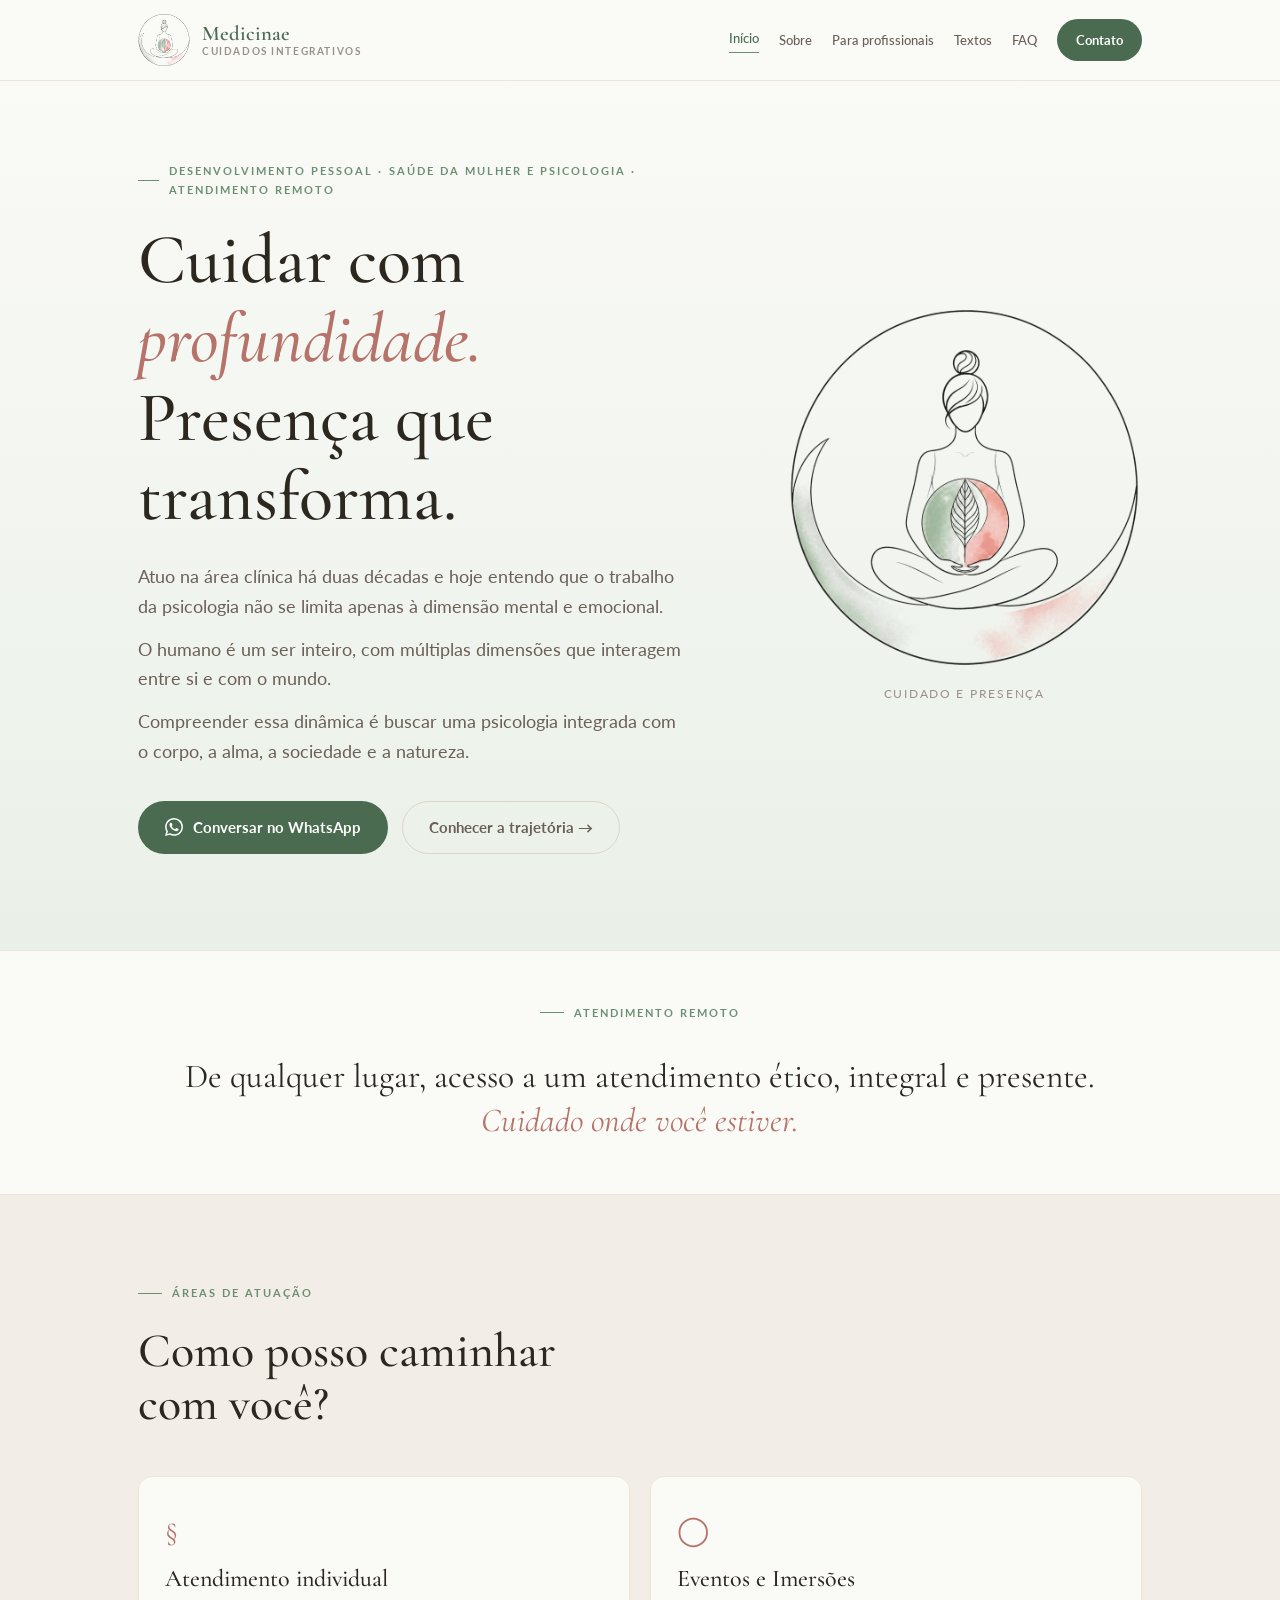
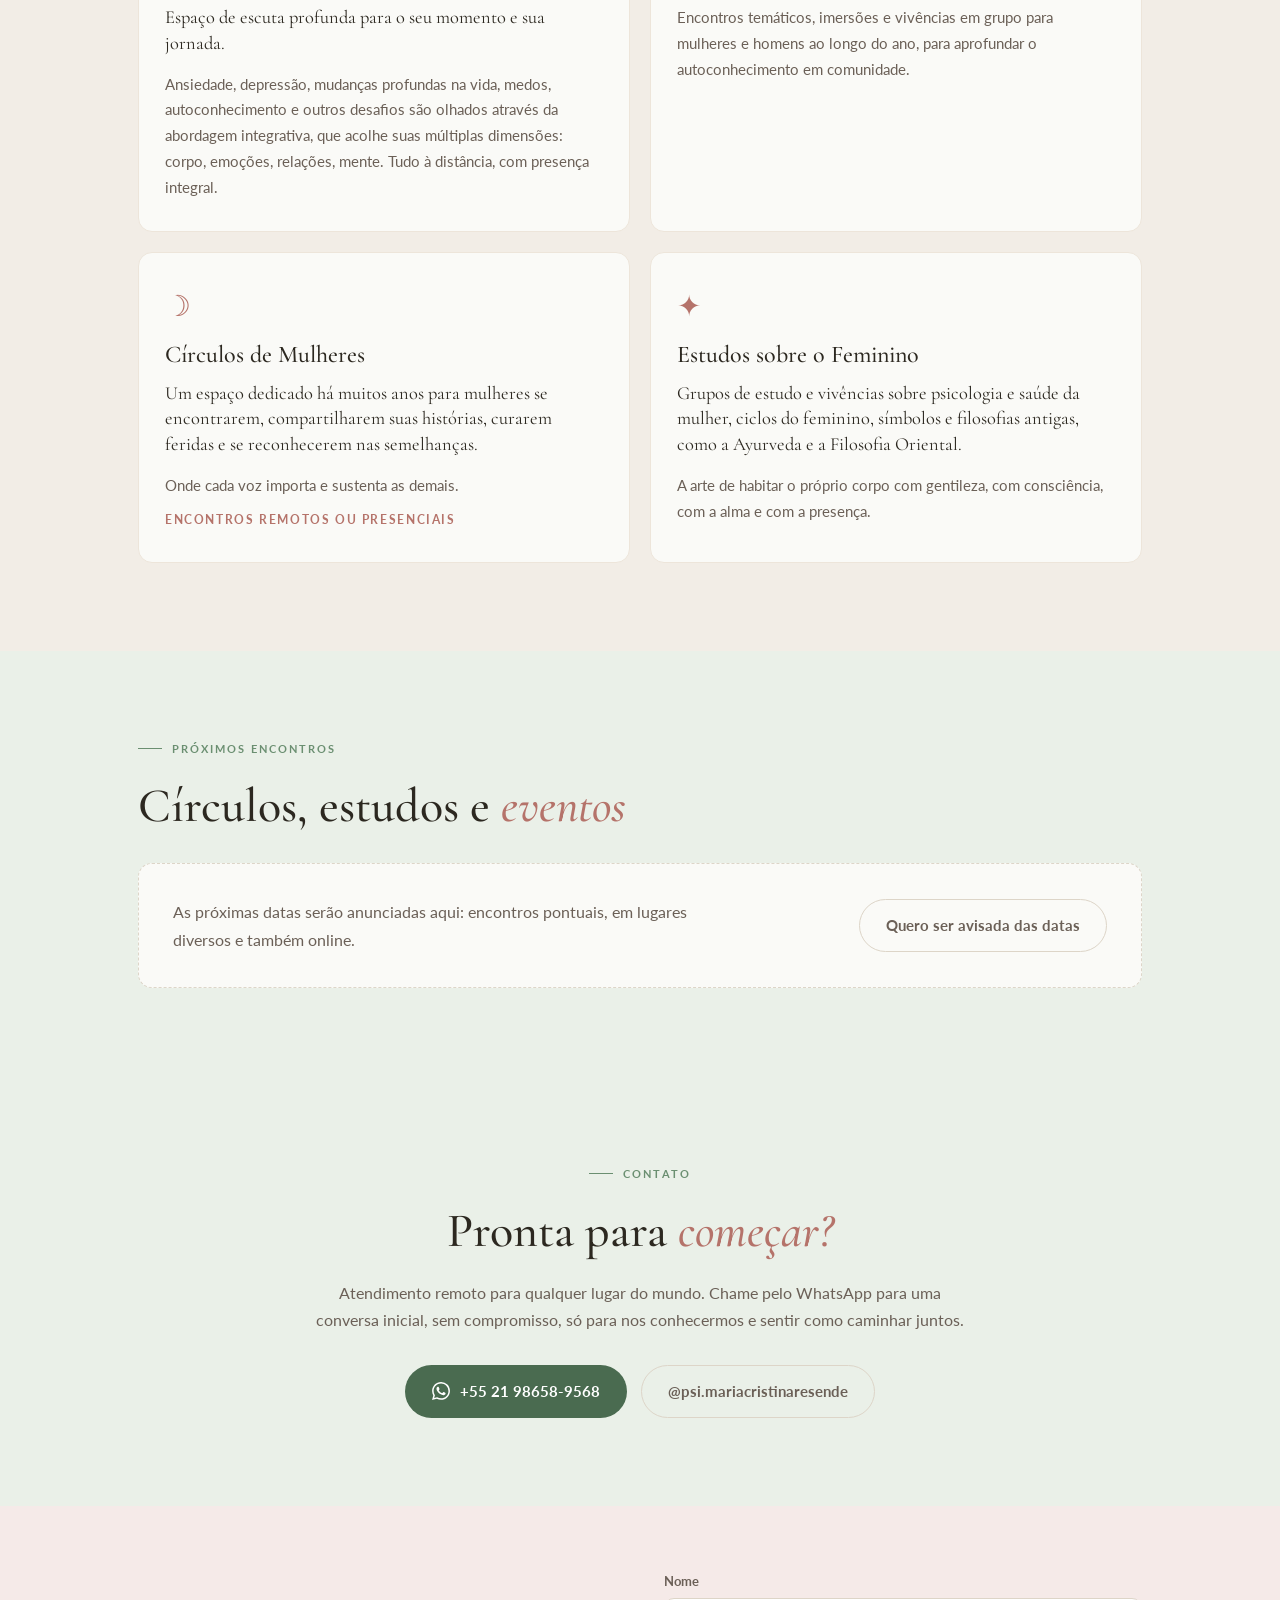
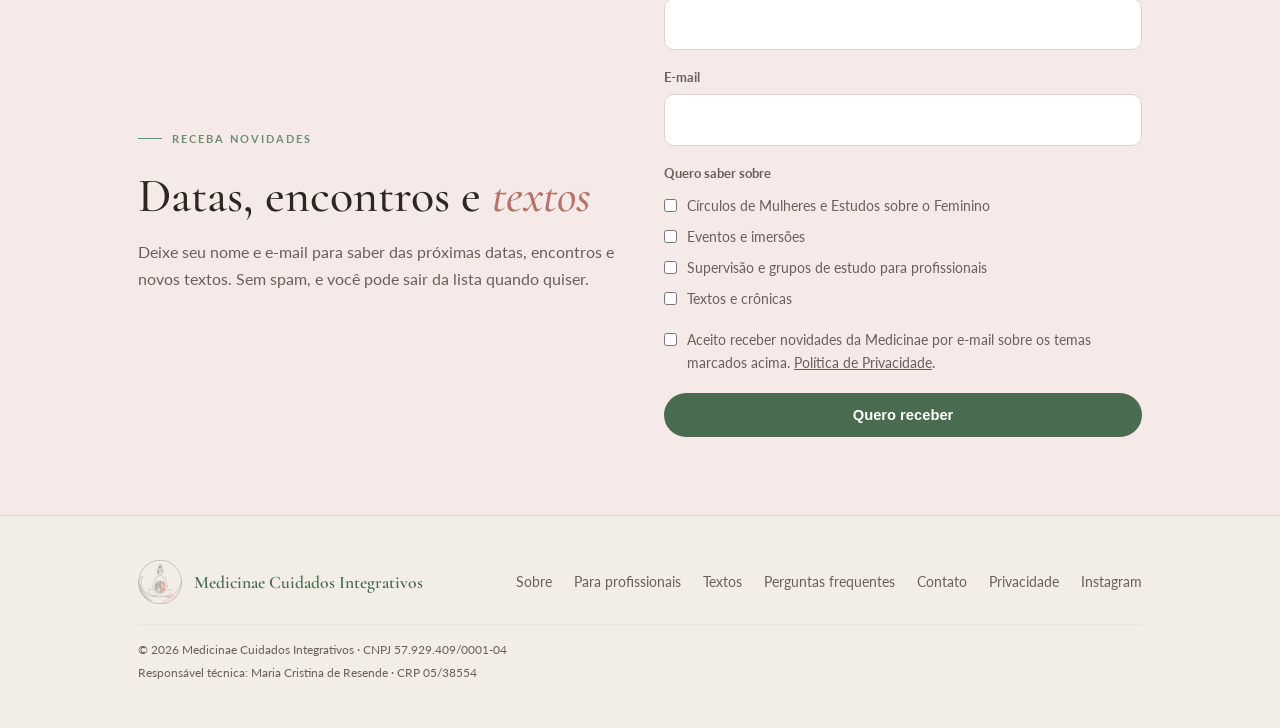
<file: index.html>
<!DOCTYPE html>
<html lang="pt-BR">
<head>
<meta charset="utf-8">
<meta name="viewport" content="width=device-width, initial-scale=1">
<title>Medicinae Cuidados Integrativos — Psicologia Integrativa e Saúde da Mulher</title>
<meta name="description" content="Psicóloga CRP 05/38554. Atendimento remoto para qualquer lugar do mundo. Psicologia integrativa, círculos de mulheres e práticas complementares.">
<link rel="canonical" href="https://medicinaecuidados.com.br/">
<meta property="og:type" content="website">
<meta property="og:locale" content="pt_BR">
<meta property="og:site_name" content="Medicinae Cuidados Integrativos">
<meta property="og:title" content="Medicinae Cuidados Integrativos — Psicologia Integrativa e Saúde da Mulher">
<meta property="og:description" content="Psicóloga CRP 05/38554. Atendimento remoto para qualquer lugar do mundo. Psicologia integrativa, círculos de mulheres e práticas complementares.">
<meta property="og:url" content="https://medicinaecuidados.com.br/">
<meta property="og:image" content="https://medicinaecuidados.com.br/maria-cristina.jpg">
<link rel="icon" href="favicon.png" type="image/png">
<link rel="preconnect" href="https://fonts.googleapis.com">
<link rel="preconnect" href="https://fonts.gstatic.com" crossorigin>
<link href="https://fonts.googleapis.com/css2?family=Cormorant+Garamond:ital,wght@0,400;0,500;0,600;1,400;1,500&amp;family=Lato:wght@400;500;700&amp;display=swap" rel="stylesheet">
<link rel="stylesheet" href="styles.css?v=20261125">
</head>
<body>
<a class="skip" href="#main">Ir para o conteúdo</a>
<header class="site-header"><div class="wrap">
  <a class="brand" href="index.html"><img src="logo.png" alt=""><span>Medicinae<small>Cuidados Integrativos</small></span></a>
  <button class="menu-btn" aria-label="Abrir menu" aria-expanded="false" aria-controls="menu"><span></span><span></span><span></span></button>
  <nav id="menu" aria-label="Principal"><a href="index.html" aria-current="page">Início</a><a href="sobre.html">Sobre</a><a href="profissionais.html">Para profissionais</a><a href="textos.html">Textos</a><a href="faq.html">FAQ</a><a class="btn btn-primary nav-cta" href="contato.html">Contato</a></nav>
</div></header>
<main id="main">

<section class="hero"><div class="wrap">
  <div>
    <p class="label">Desenvolvimento pessoal · Saúde da Mulher e Psicologia · Atendimento remoto</p>
    <h1>Cuidar com <em>profundidade.</em><br>Presença que transforma.</h1>
    <p class="sub"><span class="ln">Atuo na área clínica há duas décadas e hoje entendo que o trabalho da psicologia não se limita apenas à dimensão mental e emocional.</span><span class="ln">O humano é um ser inteiro, com múltiplas dimensões que interagem entre si e com o mundo.</span><span class="ln">Compreender essa dinâmica é buscar uma psicologia integrada com o corpo, a alma, a sociedade e a natureza.</span></p>
    <div class="actions">
      <a class="btn btn-primary" href="https://wa.me/5521986589568?text=Ol%C3%A1%21%20Vim%20pelo%20site%20da%20Medicinae%20e%20gostaria%20de%20saber%20mais%20informa%C3%A7%C3%B5es." target="_blank" rel="noopener"><svg viewBox="0 0 24 24" aria-hidden="true"><path d="M17.47 14.38c-.3-.15-1.76-.87-2.03-.97-.27-.1-.47-.15-.67.15-.2.3-.77.97-.94 1.16-.17.2-.35.22-.64.07-.3-.15-1.26-.46-2.39-1.48-.88-.79-1.48-1.76-1.65-2.06-.17-.3-.02-.46.13-.6.13-.14.3-.35.45-.52.15-.17.2-.3.3-.5.1-.2.05-.37-.03-.52-.07-.15-.67-1.62-.92-2.22-.24-.58-.49-.5-.67-.51h-.57c-.2 0-.52.07-.8.37-.27.3-1.04 1.02-1.04 2.48s1.07 2.88 1.22 3.08c.15.2 2.1 3.2 5.08 4.49.71.3 1.26.49 1.7.63.71.23 1.36.2 1.87.12.57-.09 1.76-.72 2-1.41.25-.7.25-1.29.17-1.41-.07-.12-.27-.2-.57-.35zM12.05 21.8h-.01a9.9 9.9 0 0 1-5.03-1.38l-.36-.21-3.74.98 1-3.65-.24-.37a9.86 9.86 0 0 1-1.51-5.26c0-5.45 4.44-9.88 9.9-9.88 2.64 0 5.12 1.03 6.99 2.9a9.82 9.82 0 0 1 2.89 6.99c0 5.45-4.44 9.88-9.89 9.88zM20.5 3.49A11.8 11.8 0 0 0 12.05 0C5.5 0 .16 5.34.16 11.89c0 2.1.55 4.14 1.59 5.95L.06 24l6.3-1.65a11.88 11.88 0 0 0 5.68 1.45h.01c6.55 0 11.89-5.34 11.89-11.89 0-3.18-1.24-6.16-3.44-8.42z"/></svg> Conversar no WhatsApp</a>
      <a class="btn btn-ghost" href="sobre.html">Conhecer a trajetória →</a>
    </div>
  </div>
  <div>
    <div class="hero-logo"><img src="logo.png" alt="Logotipo da Medicinae Cuidados Integrativos"></div>
    <p class="crp">Cuidado e presença</p>
  </div>
</div></section>

<div class="remote-band"><div class="wrap">
  <p class="label" style="justify-content:center;margin-bottom:12px">Atendimento remoto</p>
  <p>De qualquer lugar, acesso a um atendimento ético, integral e presente.<br><em>Cuidado onde você estiver.</em></p>
</div></div>

<section class="areas" id="areas"><div class="wrap">
  <p class="label">Áreas de atuação</p>
  <h2>Como posso caminhar<br>com você?</h2>
  <div class="areas-grid">
    <div class="card"><span class="glyph">§</span><h3>Atendimento individual</h3>
      <p class="lead">Espaço de escuta profunda para o seu momento e sua jornada.</p>
      <p>Ansiedade, depressão, mudanças profundas na vida, medos, autoconhecimento e outros desafios são olhados através da abordagem integrativa, que acolhe suas múltiplas dimensões: corpo, emoções, relações, mente. Tudo à distância, com presença integral.</p></div>
    <div class="card"><span class="glyph">◯</span><h3>Eventos e Imersões</h3>
      <p>Encontros temáticos, imersões e vivências em grupo para mulheres e homens ao longo do ano, para aprofundar o autoconhecimento em comunidade.</p></div>
    <div class="card"><span class="glyph">☽</span><h3>Círculos de Mulheres</h3>
      <p class="lead">Um espaço dedicado há muitos anos para mulheres se encontrarem, compartilharem suas histórias, curarem feridas e se reconhecerem nas semelhanças.</p>
      <p>Onde cada voz importa e sustenta as demais.</p>
      <p class="tag">Encontros remotos ou presenciais</p></div>
    <div class="card"><span class="glyph">✦</span><h3>Estudos sobre o Feminino</h3>
      <p class="lead">Grupos de estudo e vivências sobre psicologia e saúde da mulher, ciclos do feminino, símbolos e filosofias antigas, como a Ayurveda e a Filosofia Oriental.</p>
      <p>A arte de habitar o próprio corpo com gentileza, com consciência, com a alma e com a presença.</p></div>
  </div></section>

<section class="events" id="encontros"><div class="wrap">
  <p class="label">Próximos encontros</p>
  <h2>Círculos, estudos e <em>eventos</em></h2>
  <div class="events-empty">
    <p>As próximas datas serão anunciadas aqui: encontros pontuais, em lugares diversos e também online.</p>
    <a class="btn btn-ghost" href="#novidades">Quero ser avisada das datas</a>
  </div>
</div></section>

<section class="contact"><div class="wrap">
  <p class="label" style="justify-content:center">Contato</p>
  <h2>Pronta para <em>começar?</em></h2>
  <p class="sub">Atendimento remoto para qualquer lugar do mundo. Chame pelo WhatsApp para uma conversa inicial, sem compromisso, só para nos conhecermos e sentir como caminhar juntos.</p>
  <div class="actions">
    <a class="btn btn-primary" href="https://wa.me/5521986589568?text=Ol%C3%A1%21%20Vim%20pelo%20site%20da%20Medicinae%20e%20gostaria%20de%20saber%20mais%20informa%C3%A7%C3%B5es." target="_blank" rel="noopener"><svg viewBox="0 0 24 24" aria-hidden="true"><path d="M17.47 14.38c-.3-.15-1.76-.87-2.03-.97-.27-.1-.47-.15-.67.15-.2.3-.77.97-.94 1.16-.17.2-.35.22-.64.07-.3-.15-1.26-.46-2.39-1.48-.88-.79-1.48-1.76-1.65-2.06-.17-.3-.02-.46.13-.6.13-.14.3-.35.45-.52.15-.17.2-.3.3-.5.1-.2.05-.37-.03-.52-.07-.15-.67-1.62-.92-2.22-.24-.58-.49-.5-.67-.51h-.57c-.2 0-.52.07-.8.37-.27.3-1.04 1.02-1.04 2.48s1.07 2.88 1.22 3.08c.15.2 2.1 3.2 5.08 4.49.71.3 1.26.49 1.7.63.71.23 1.36.2 1.87.12.57-.09 1.76-.72 2-1.41.25-.7.25-1.29.17-1.41-.07-.12-.27-.2-.57-.35zM12.05 21.8h-.01a9.9 9.9 0 0 1-5.03-1.38l-.36-.21-3.74.98 1-3.65-.24-.37a9.86 9.86 0 0 1-1.51-5.26c0-5.45 4.44-9.88 9.9-9.88 2.64 0 5.12 1.03 6.99 2.9a9.82 9.82 0 0 1 2.89 6.99c0 5.45-4.44 9.88-9.89 9.88zM20.5 3.49A11.8 11.8 0 0 0 12.05 0C5.5 0 .16 5.34.16 11.89c0 2.1.55 4.14 1.59 5.95L.06 24l6.3-1.65a11.88 11.88 0 0 0 5.68 1.45h.01c6.55 0 11.89-5.34 11.89-11.89 0-3.18-1.24-6.16-3.44-8.42z"/></svg> +55 21 98658-9568</a>
    <a class="btn btn-ghost" href="https://instagram.com/psi.mariacristinaresende" target="_blank" rel="noopener">@psi.mariacristinaresende</a>
  </div>
</div></section>

</main>
<section class="news" id="novidades"><div class="wrap">
  <div class="news-text">
    <p class="label">Receba novidades</p>
    <h2>Datas, encontros e <em>textos</em></h2>
    <p>Deixe seu nome e e-mail para saber das próximas datas, encontros e novos textos. Sem spam, e você pode sair da lista quando quiser.</p>
  </div>
  <form class="form news-form" data-form="news" novalidate>
    <label class="hp" aria-hidden="true">Não preencha <input type="text" name="website" tabindex="-1" autocomplete="off"></label>
    <input type="hidden" name="formulario" value="novidades">
    <div class="field"><label for="n-nome">Nome</label><input id="n-nome" name="nome" type="text" autocomplete="name" required></div>
    <div class="field"><label for="n-email">E-mail</label><input id="n-email" name="email" type="email" autocomplete="email" required></div>
    <fieldset class="interests"><legend>Quero saber sobre</legend>
      <label class="check"><input type="checkbox" name="interesses" value="circulos-estudos-feminino"> <span>Círculos de Mulheres e Estudos sobre o Feminino</span></label>
      <label class="check"><input type="checkbox" name="interesses" value="eventos-imersoes"> <span>Eventos e imersões</span></label>
      <label class="check"><input type="checkbox" name="interesses" value="profissionais"> <span>Supervisão e grupos de estudo para profissionais</span></label>
      <label class="check"><input type="checkbox" name="interesses" value="textos"> <span>Textos e crônicas</span></label>
    </fieldset>
    <label class="check"><input type="checkbox" name="aceite_novidades" value="sim" required> <span>Aceito receber novidades da Medicinae por e-mail sobre os temas marcados acima. <a href="politica-de-privacidade.html" style="text-decoration:underline">Política de Privacidade</a>.</span></label>
    <button class="btn btn-primary" type="submit">Quero receber</button>
    <p class="form-status" role="status" aria-live="polite"></p>
  </form>
</div></section>
<footer><div class="wrap">
  <a class="brand" href="index.html"><img src="logo.png" alt=""><span>Medicinae Cuidados Integrativos</span></a>
  <div class="flinks"><a href="sobre.html">Sobre</a><a href="profissionais.html">Para profissionais</a><a href="textos.html">Textos</a><a href="faq.html">Perguntas frequentes</a><a href="contato.html">Contato</a><a href="politica-de-privacidade.html">Privacidade</a><a href="https://instagram.com/psi.mariacristinaresende" target="_blank" rel="noopener">Instagram</a></div>
  <div class="fine"><span>© 2026 Medicinae Cuidados Integrativos · CNPJ 57.929.409/0001-04</span><span>Responsável técnica: Maria Cristina de Resende · CRP 05/38554</span></div>
</div></footer>
<script src="forms.js"></script>
<script src="menu.js"></script>
<script src="analytics.js"></script>
</body>
</html>
</file>
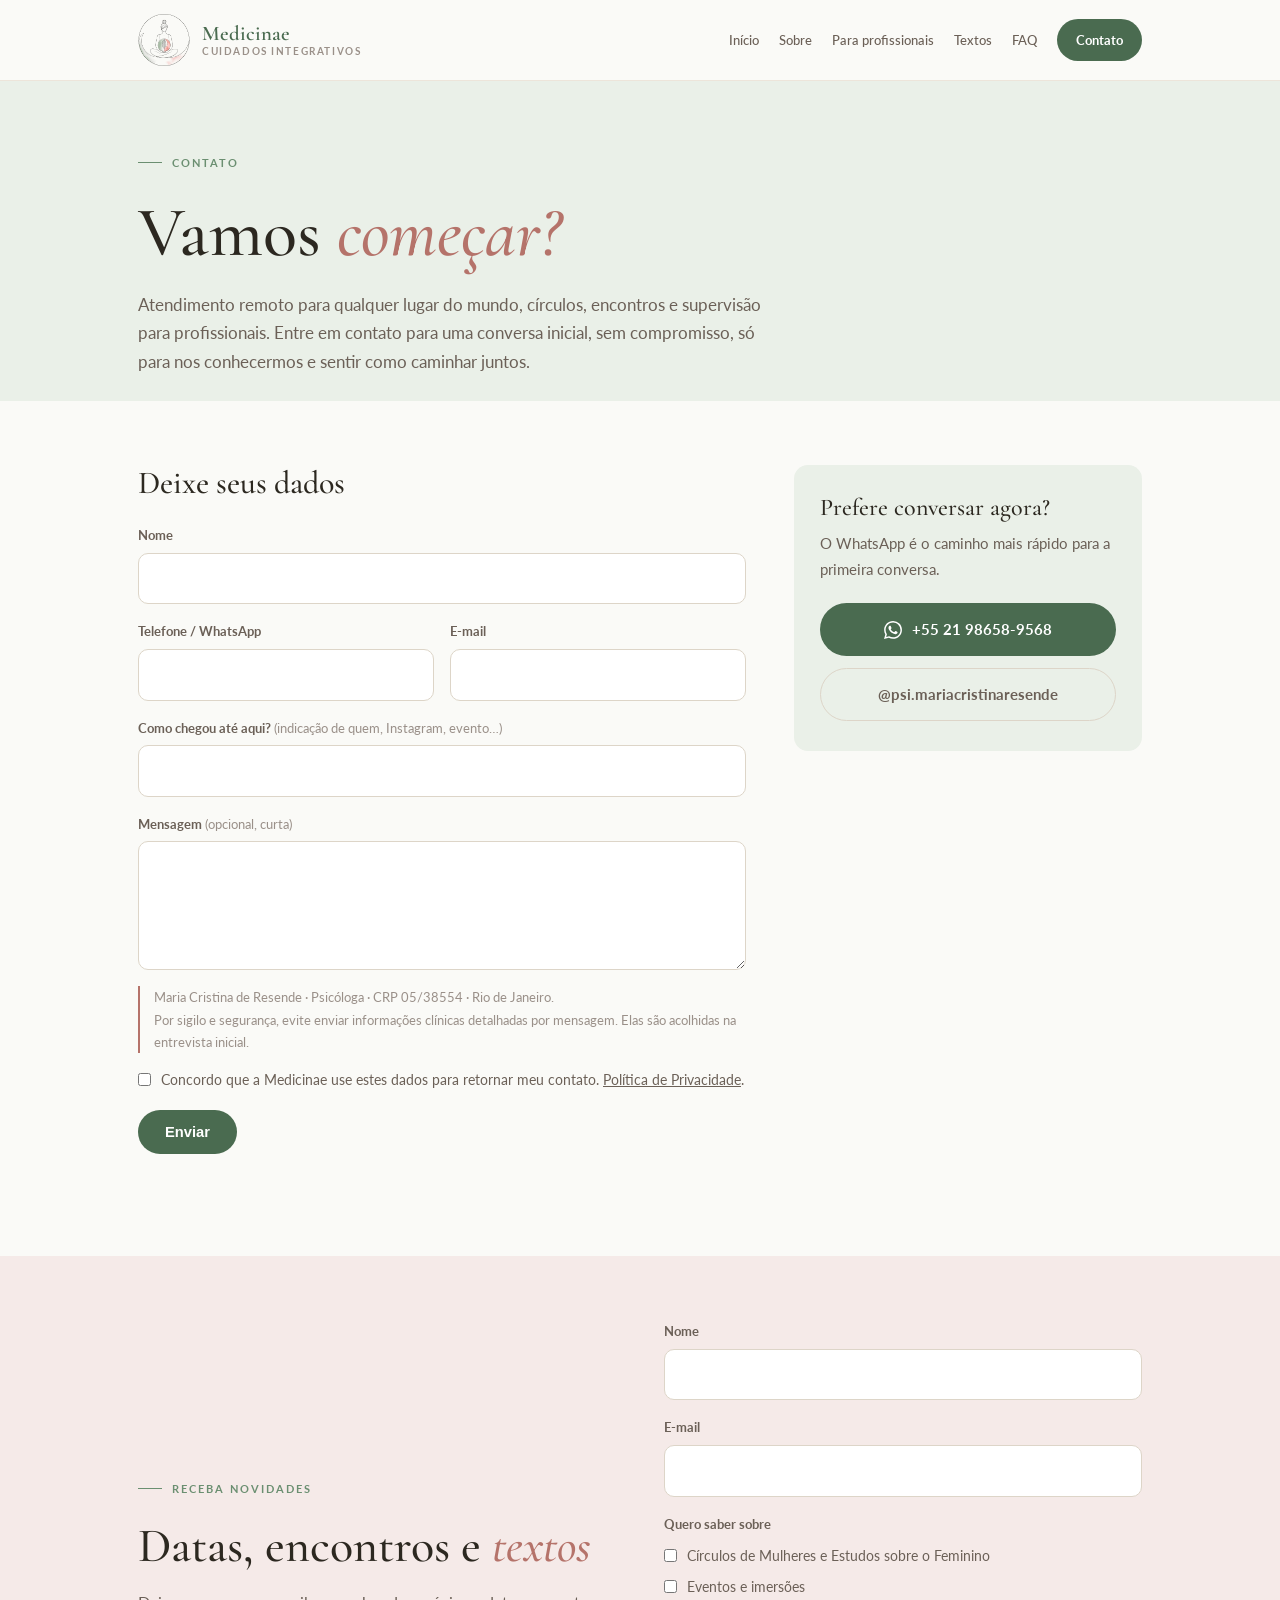
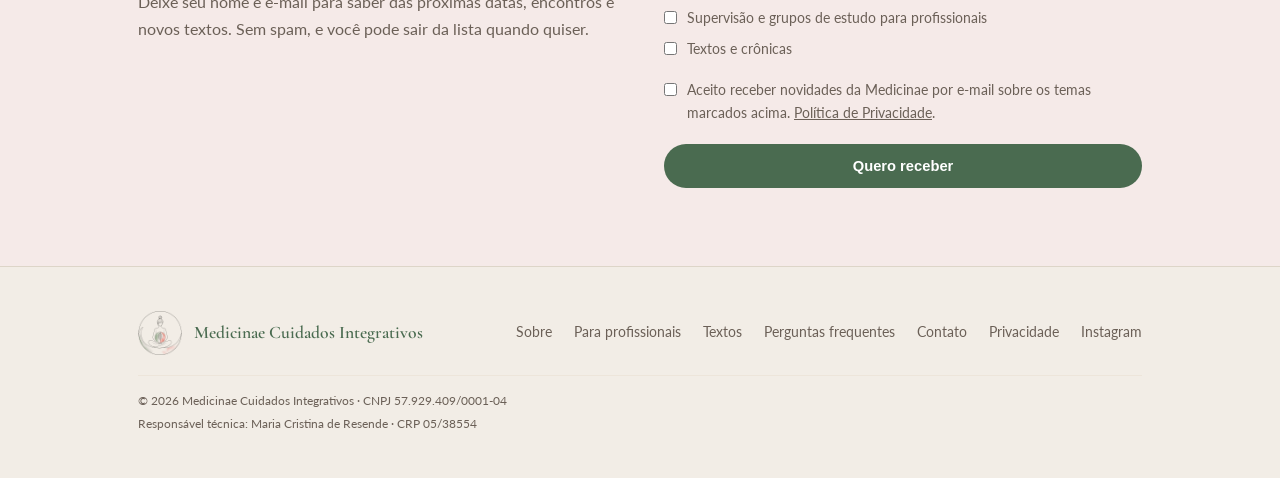
<file: contato.html>
<!DOCTYPE html>
<html lang="pt-BR">
<head>
<meta charset="utf-8">
<meta name="viewport" content="width=device-width, initial-scale=1">
<title>Contato — Medicinae Cuidados Integrativos</title>
<meta name="description" content="Fale com Maria Cristina de Resende pelo WhatsApp ou Instagram. Atendimento remoto para qualquer lugar do mundo.">
<link rel="canonical" href="https://medicinaecuidados.com.br/contato.html">
<meta property="og:type" content="website">
<meta property="og:locale" content="pt_BR">
<meta property="og:site_name" content="Medicinae Cuidados Integrativos">
<meta property="og:title" content="Contato — Medicinae Cuidados Integrativos">
<meta property="og:description" content="Fale com Maria Cristina de Resende pelo WhatsApp ou Instagram. Atendimento remoto para qualquer lugar do mundo.">
<meta property="og:url" content="https://medicinaecuidados.com.br/contato.html">
<meta property="og:image" content="https://medicinaecuidados.com.br/maria-cristina.jpg">
<link rel="icon" href="favicon.png" type="image/png">
<link rel="preconnect" href="https://fonts.googleapis.com">
<link rel="preconnect" href="https://fonts.gstatic.com" crossorigin>
<link href="https://fonts.googleapis.com/css2?family=Cormorant+Garamond:ital,wght@0,400;0,500;0,600;1,400;1,500&amp;family=Lato:wght@400;500;700&amp;display=swap" rel="stylesheet">
<link rel="stylesheet" href="styles.css?v=20261125">
</head>
<body>
<a class="skip" href="#main">Ir para o conteúdo</a>
<header class="site-header"><div class="wrap">
  <a class="brand" href="index.html"><img src="logo.png" alt=""><span>Medicinae<small>Cuidados Integrativos</small></span></a>
  <button class="menu-btn" aria-label="Abrir menu" aria-expanded="false" aria-controls="menu"><span></span><span></span><span></span></button>
  <nav id="menu" aria-label="Principal"><a href="index.html">Início</a><a href="sobre.html">Sobre</a><a href="profissionais.html">Para profissionais</a><a href="textos.html">Textos</a><a href="faq.html">FAQ</a><a class="btn btn-primary nav-cta" href="contato.html">Contato</a></nav>
</div></header>
<main id="main">

<div class="page-head"><div class="wrap">
  <p class="label">Contato</p>
  <h1>Vamos <em>começar?</em></h1>
  <p>Atendimento remoto para qualquer lugar do mundo, círculos, encontros e supervisão para profissionais. Entre em contato para uma conversa inicial, sem compromisso, só para nos conhecermos e sentir como caminhar juntos.</p>
</div></div>
<section class="contact-page"><div class="wrap contact-grid">
  <form class="form contact-form" data-form="contact" novalidate>
    <h2>Deixe seus dados</h2>
    <label class="hp" aria-hidden="true">Não preencha <input type="text" name="website" tabindex="-1" autocomplete="off"></label>
    <input type="hidden" name="formulario" value="contato">
    <div class="field"><label for="c-nome">Nome</label><input id="c-nome" name="nome" type="text" autocomplete="name" required></div>
    <div class="field-row">
      <div class="field"><label for="c-tel">Telefone / WhatsApp</label><input id="c-tel" name="telefone" type="tel" autocomplete="tel" required></div>
      <div class="field"><label for="c-email">E-mail</label><input id="c-email" name="email" type="email" autocomplete="email" required></div>
    </div>
    <div class="field"><label for="c-origem">Como chegou até aqui? <span class="opt">(indicação de quem, Instagram, evento…)</span></label><input id="c-origem" name="origem" type="text"></div>
    <div class="field"><label for="c-msg">Mensagem <span class="opt">(opcional, curta)</span></label><textarea id="c-msg" name="mensagem" rows="4" maxlength="500"></textarea></div>
    <p class="privacy-note">Maria Cristina de Resende · Psicóloga · CRP 05/38554 · Rio de Janeiro.<br>Por sigilo e segurança, evite enviar informações clínicas detalhadas por mensagem. Elas são acolhidas na entrevista inicial.</p>
    <label class="check"><input type="checkbox" name="aceite_contato" value="sim" required> <span>Concordo que a Medicinae use estes dados para retornar meu contato. <a href="politica-de-privacidade.html" style="text-decoration:underline">Política de Privacidade</a>.</span></label>
    <button class="btn btn-primary" type="submit">Enviar</button>
    <p class="form-status" role="status" aria-live="polite"></p>
  </form>
  <aside class="contact-side">
    <h3>Prefere conversar agora?</h3>
    <p>O WhatsApp é o caminho mais rápido para a primeira conversa.</p>
    <div class="actions" style="flex-direction:column;align-items:stretch">
      <a class="btn btn-primary" href="https://wa.me/5521986589568?text=Ol%C3%A1%21%20Vim%20pelo%20site%20da%20Medicinae%20e%20gostaria%20de%20saber%20mais%20informa%C3%A7%C3%B5es." target="_blank" rel="noopener"><svg viewBox="0 0 24 24" aria-hidden="true"><path d="M17.47 14.38c-.3-.15-1.76-.87-2.03-.97-.27-.1-.47-.15-.67.15-.2.3-.77.97-.94 1.16-.17.2-.35.22-.64.07-.3-.15-1.26-.46-2.39-1.48-.88-.79-1.48-1.76-1.65-2.06-.17-.3-.02-.46.13-.6.13-.14.3-.35.45-.52.15-.17.2-.3.3-.5.1-.2.05-.37-.03-.52-.07-.15-.67-1.62-.92-2.22-.24-.58-.49-.5-.67-.51h-.57c-.2 0-.52.07-.8.37-.27.3-1.04 1.02-1.04 2.48s1.07 2.88 1.22 3.08c.15.2 2.1 3.2 5.08 4.49.71.3 1.26.49 1.7.63.71.23 1.36.2 1.87.12.57-.09 1.76-.72 2-1.41.25-.7.25-1.29.17-1.41-.07-.12-.27-.2-.57-.35zM12.05 21.8h-.01a9.9 9.9 0 0 1-5.03-1.38l-.36-.21-3.74.98 1-3.65-.24-.37a9.86 9.86 0 0 1-1.51-5.26c0-5.45 4.44-9.88 9.9-9.88 2.64 0 5.12 1.03 6.99 2.9a9.82 9.82 0 0 1 2.89 6.99c0 5.45-4.44 9.88-9.89 9.88zM20.5 3.49A11.8 11.8 0 0 0 12.05 0C5.5 0 .16 5.34.16 11.89c0 2.1.55 4.14 1.59 5.95L.06 24l6.3-1.65a11.88 11.88 0 0 0 5.68 1.45h.01c6.55 0 11.89-5.34 11.89-11.89 0-3.18-1.24-6.16-3.44-8.42z"/></svg> +55 21 98658-9568</a>
      <a class="btn btn-ghost" href="https://instagram.com/psi.mariacristinaresende" target="_blank" rel="noopener">@psi.mariacristinaresende</a>
    </div>
  </aside>
</div></section>

</main>
<section class="news" id="novidades"><div class="wrap">
  <div class="news-text">
    <p class="label">Receba novidades</p>
    <h2>Datas, encontros e <em>textos</em></h2>
    <p>Deixe seu nome e e-mail para saber das próximas datas, encontros e novos textos. Sem spam, e você pode sair da lista quando quiser.</p>
  </div>
  <form class="form news-form" data-form="news" novalidate>
    <label class="hp" aria-hidden="true">Não preencha <input type="text" name="website" tabindex="-1" autocomplete="off"></label>
    <input type="hidden" name="formulario" value="novidades">
    <div class="field"><label for="n-nome">Nome</label><input id="n-nome" name="nome" type="text" autocomplete="name" required></div>
    <div class="field"><label for="n-email">E-mail</label><input id="n-email" name="email" type="email" autocomplete="email" required></div>
    <fieldset class="interests"><legend>Quero saber sobre</legend>
      <label class="check"><input type="checkbox" name="interesses" value="circulos-estudos-feminino"> <span>Círculos de Mulheres e Estudos sobre o Feminino</span></label>
      <label class="check"><input type="checkbox" name="interesses" value="eventos-imersoes"> <span>Eventos e imersões</span></label>
      <label class="check"><input type="checkbox" name="interesses" value="profissionais"> <span>Supervisão e grupos de estudo para profissionais</span></label>
      <label class="check"><input type="checkbox" name="interesses" value="textos"> <span>Textos e crônicas</span></label>
    </fieldset>
    <label class="check"><input type="checkbox" name="aceite_novidades" value="sim" required> <span>Aceito receber novidades da Medicinae por e-mail sobre os temas marcados acima. <a href="politica-de-privacidade.html" style="text-decoration:underline">Política de Privacidade</a>.</span></label>
    <button class="btn btn-primary" type="submit">Quero receber</button>
    <p class="form-status" role="status" aria-live="polite"></p>
  </form>
</div></section>
<footer><div class="wrap">
  <a class="brand" href="index.html"><img src="logo.png" alt=""><span>Medicinae Cuidados Integrativos</span></a>
  <div class="flinks"><a href="sobre.html">Sobre</a><a href="profissionais.html">Para profissionais</a><a href="textos.html">Textos</a><a href="faq.html">Perguntas frequentes</a><a href="contato.html">Contato</a><a href="politica-de-privacidade.html">Privacidade</a><a href="https://instagram.com/psi.mariacristinaresende" target="_blank" rel="noopener">Instagram</a></div>
  <div class="fine"><span>© 2026 Medicinae Cuidados Integrativos · CNPJ 57.929.409/0001-04</span><span>Responsável técnica: Maria Cristina de Resende · CRP 05/38554</span></div>
</div></footer>
<script src="forms.js"></script>
<script src="menu.js"></script>
<script src="analytics.js"></script>
</body>
</html>
</file>
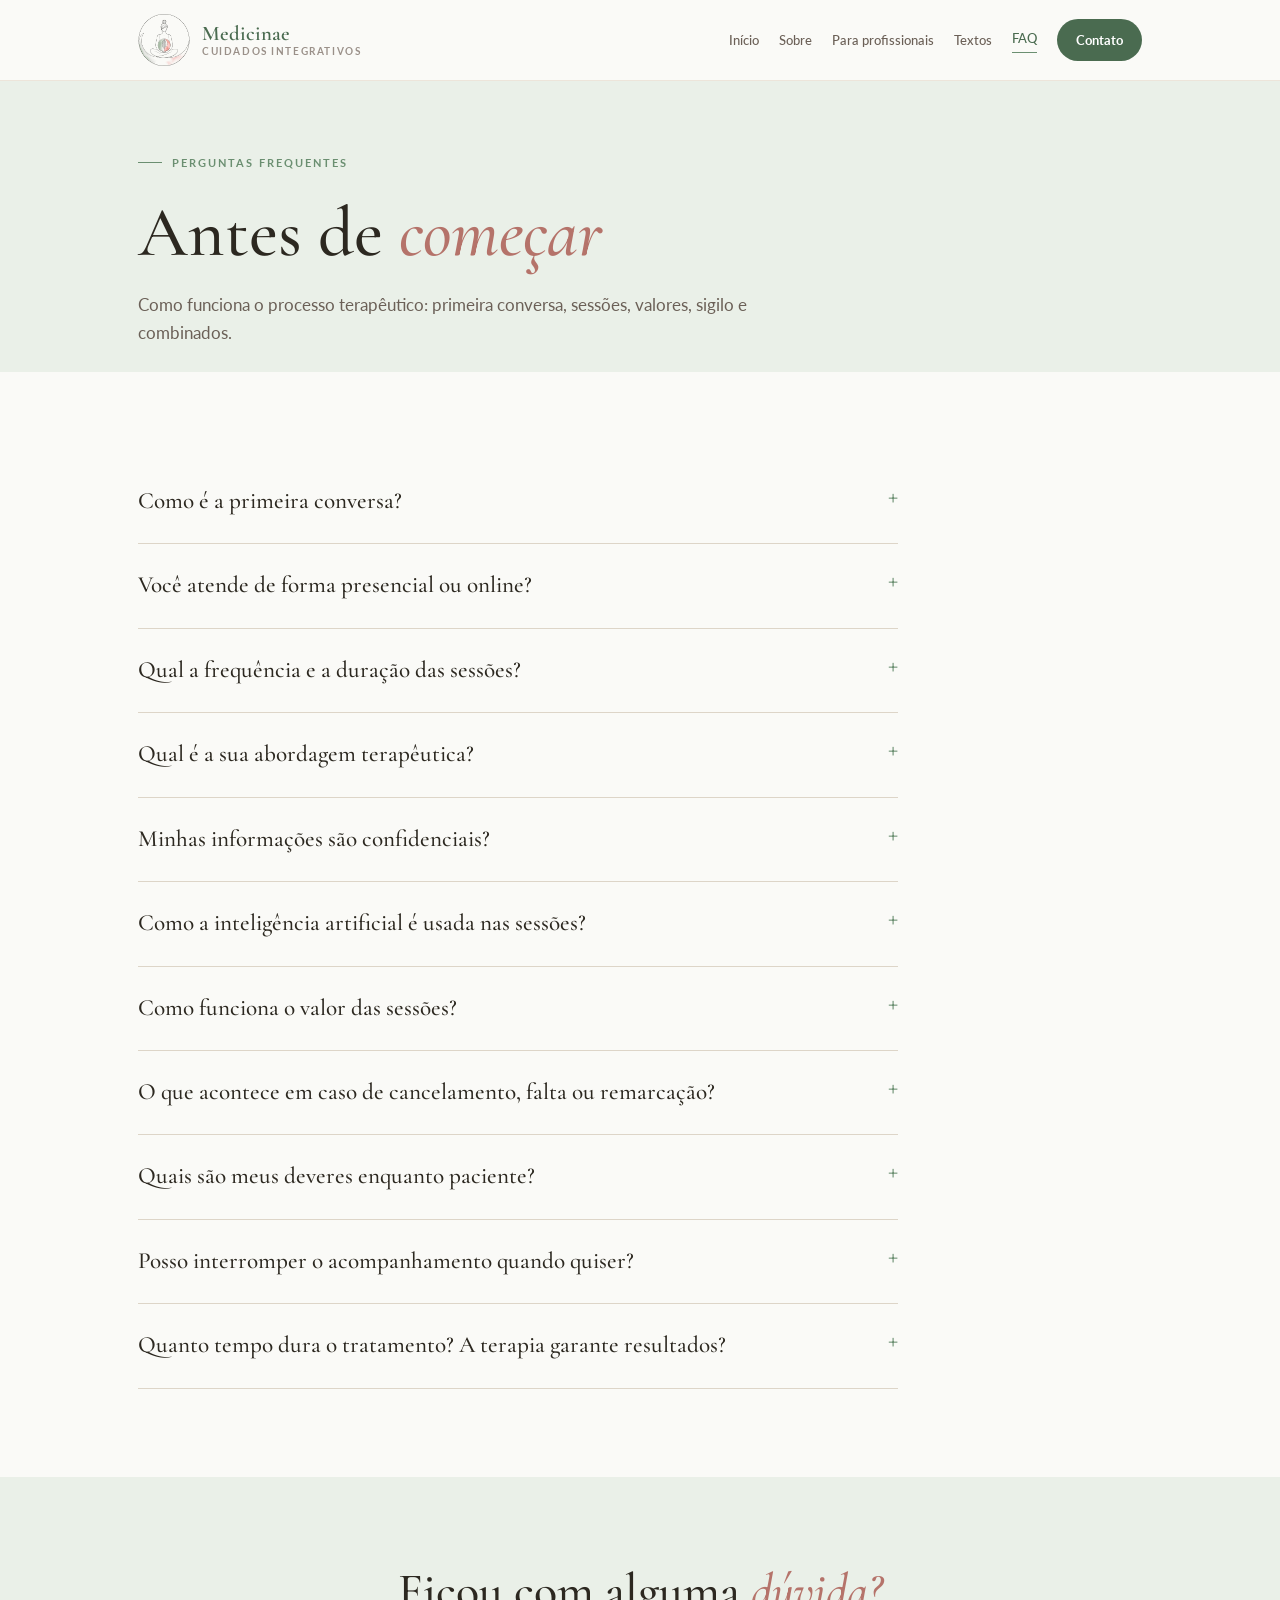
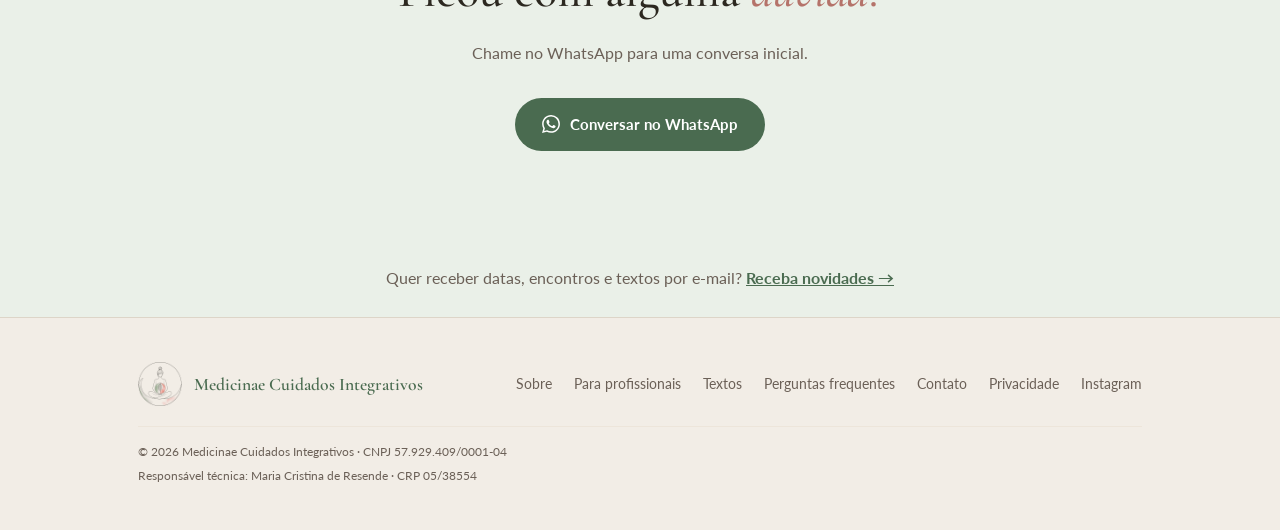
<file: faq.html>
<!DOCTYPE html>
<html lang="pt-BR">
<head>
<meta charset="utf-8">
<meta name="viewport" content="width=device-width, initial-scale=1">
<title>Perguntas frequentes — Medicinae Cuidados Integrativos</title>
<meta name="description" content="Primeira conversa, frequência, valores, sigilo, cancelamento e abordagem terapêutica.">
<link rel="canonical" href="https://medicinaecuidados.com.br/faq.html">
<meta property="og:type" content="website">
<meta property="og:locale" content="pt_BR">
<meta property="og:site_name" content="Medicinae Cuidados Integrativos">
<meta property="og:title" content="Perguntas frequentes — Medicinae Cuidados Integrativos">
<meta property="og:description" content="Primeira conversa, frequência, valores, sigilo, cancelamento e abordagem terapêutica.">
<meta property="og:url" content="https://medicinaecuidados.com.br/faq.html">
<meta property="og:image" content="https://medicinaecuidados.com.br/maria-cristina.jpg">
<link rel="icon" href="favicon.png" type="image/png">
<link rel="preconnect" href="https://fonts.googleapis.com">
<link rel="preconnect" href="https://fonts.gstatic.com" crossorigin>
<link href="https://fonts.googleapis.com/css2?family=Cormorant+Garamond:ital,wght@0,400;0,500;0,600;1,400;1,500&amp;family=Lato:wght@400;500;700&amp;display=swap" rel="stylesheet">
<link rel="stylesheet" href="styles.css?v=20261125">
</head>
<body>
<a class="skip" href="#main">Ir para o conteúdo</a>
<header class="site-header"><div class="wrap">
  <a class="brand" href="index.html"><img src="logo.png" alt=""><span>Medicinae<small>Cuidados Integrativos</small></span></a>
  <button class="menu-btn" aria-label="Abrir menu" aria-expanded="false" aria-controls="menu"><span></span><span></span><span></span></button>
  <nav id="menu" aria-label="Principal"><a href="index.html">Início</a><a href="sobre.html">Sobre</a><a href="profissionais.html">Para profissionais</a><a href="textos.html">Textos</a><a href="faq.html" aria-current="page">FAQ</a><a class="btn btn-primary nav-cta" href="contato.html">Contato</a></nav>
</div></header>
<main id="main">

<div class="page-head"><div class="wrap">
  <p class="label">Perguntas frequentes</p>
  <h1>Antes de <em>começar</em></h1>
  <p>Como funciona o processo terapêutico: primeira conversa, sessões, valores, sigilo e combinados.</p>
</div></div>
<section><div class="wrap"><div class="faq"><details><summary>Como é a primeira conversa?</summary><div><p>Antes de iniciarmos o processo terapêutico, fazemos uma entrevista inicial sem custo, caso decidamos não seguir juntos. Se você optar por iniciar o acompanhamento, essa primeira conversa é contabilizada como a primeira sessão.</p><p>Tem a duração de uma sessão, 40 a 50 minutos, sendo um espaço para nos conhecermos, você trazer o que te fez buscar atendimento, entender como funciona o processo terapêutico e alinharmos o contrato terapêutico, ou seja, as regras que estruturam nosso trabalho juntos.</p><p>Não é necessário preparar nada. Venha como está e com o que estiver sentindo.</p></div></details><details><summary>Você atende de forma presencial ou online?</summary><div><p>Atendo de forma remota, para qualquer lugar do Brasil e do mundo.</p></div></details><details><summary>Qual a frequência e a duração das sessões?</summary><div><p>Trabalho com sessões semanais, em um horário fixo reservado exclusivamente para você. A cadência semanal sustenta e potencializa o fluxo psíquico contínuo do processo terapêutico. Em casos pontuais, e sempre por acordo clínico mútuo, a frequência pode ser quinzenal ou em outro intervalo combinado.</p><p>O tempo de sessão tem limite máximo de 50 minutos. Em alguns momentos, a sessão pode se encerrar antes desse tempo, porque o material trabalhado já encontrou um ponto de elaboração ou porque o conteúdo mobilizado já foi suficiente. Esse é sempre um critério clínico a favor do seu processo, e não uma variação aleatória.</p></div></details><details><summary>Qual é a sua abordagem terapêutica?</summary><div><p>Ao longo de quase 20 anos de prática clínica, fui construindo uma abordagem que respeita a singularidade de cada pessoa. Não acredito em fórmulas mágicas e generalistas: cada ser humano é único e merece um olhar que reconheça isso.</p><p>Minha formação já transitou pela Psicologia Junguiana, Arteterapia, Terapia Ayurvédica, Saúde da Mulher e Psicologia, Psicologia Integrativa, Pesquisa Acadêmica em História das Ciências, Técnicas e Epistemologias e sigo ampliando minhas fontes de conhecimento técnico e filosófico para melhor compreensão na travessia de quem busca atendimento comigo.</p><p>Hoje minha formação atual é em Psicologia Integrativa, que me permite transitar entre diferentes técnicas e teorias para potencializar o que cada processo pede.</p><p>O que orienta tudo isso é uma convicção simples: cuidar de forma integral significa escutar todas as dimensões da pessoa: como pensa, como sente, como faz, como fala, como se relaciona e o que ainda não consegue nomear.</p></div></details><details><summary>Minhas informações são confidenciais?</summary><div><p>Sim. Todo o conteúdo das sessões é protegido pelo sigilo profissional, conforme o Código de Ética do Conselho Federal de Psicologia e a Lei Geral de Proteção de Dados (LGPD).</p><p>As únicas exceções previstas em lei são: risco à vida da própria pessoa ou de terceiros, e determinação judicial. Fora essas situações, nada do que é dito nas sessões é compartilhado com ninguém.</p></div></details><details><summary>Como a inteligência artificial é usada nas sessões?</summary><div><p>As sessões são realizadas junto a uma ferramenta de IA colaborativa, que auxilia na construção do prontuário. Os pacientes autorizam seu uso através de um termo de esclarecimento e autorização.</p><p>O sigilo das sessões continua sendo mantido, respeitando a LGPD.</p></div></details><details><summary>Como funciona o valor das sessões?</summary><div><p>Os valores são fechados por mês, conforme o contrato terapêutico que acordarmos, gerando mais estabilidade e compromisso para o processo. São apresentados na entrevista inicial; não informo valores por mensagem antes desse primeiro contato. Os valores firmados no contrato são reajustados anualmente.</p></div></details><details><summary>O que acontece em caso de cancelamento, falta ou remarcação?</summary><div><p>Nosso contrato garante a você um horário exclusivo, semanal, reservado para o seu processo terapêutico. Por isso, esse horário integra o valor fechado mensal, independentemente de eventuais ausências pontuais.</p><p>Remarcações solicitadas com no mínimo 24h de antecedência podem ser realocadas dentro da mesma semana, mediante disponibilidade de agenda.</p><p>Períodos de pausa, incluindo férias da terapeuta e do paciente, fazem parte do contrato terapêutico e são alinhados na entrevista inicial.</p></div></details><details><summary>Quais são meus deveres enquanto paciente?</summary><div><p>O processo é do paciente; o compromisso não é exatamente comigo, mas com você mesmo. Seu engajamento é fundamental para avançarmos nas questões trabalhadas.</p><p>Na prática: comparecer aos horários combinados, avisar com antecedência quando não for possível, manter em dia o compromisso financeiro que sustenta o seu horário reservado e trazer para as sessões o que estiver, de fato, mobilizando você. A qualquer momento, qualquer tema conectado à nossa relação terapêutica pode, e é importante que seja, trazido para olharmos juntos.</p></div></details><details><summary>Posso interromper o acompanhamento quando quiser?</summary><div><p>Você pode interromper o processo terapêutico quando sentir necessidade. Toda interrupção faz parte do processo, por isso costumo propor conversarmos sobre os motivos, objetivos ou subjetivos, que levam a esse movimento. Se o encerramento for mesmo o caminho, fazemos um fechamento sem perdas para os dois lados.</p></div></details><details><summary>Quanto tempo dura o tratamento? A terapia garante resultados?</summary><div><p>Cada processo terapêutico tem o seu próprio tempo, e não existe um número fixo de sessões que sirva como referência. A duração depende do que te trouxe até aqui, do seu engajamento e da profundidade do que vai aparecendo ao longo do percurso.</p><p>Não existem promessas de resultado em psicoterapia, e qualquer promessa nesse sentido não é compatível com a ética do trabalho clínico. As primeiras mudanças costumam aparecer como deslocamentos sutis na forma como você se relaciona com o que te trouxe até aqui. O que posso garantir é rigor técnico, ética e presença comprometida com o seu percurso.</p></div></details></div></div></section>
<section class="contact"><div class="wrap">
  <h2>Ficou com alguma <em>dúvida?</em></h2>
  <p class="sub">Chame no WhatsApp para uma conversa inicial.</p>
  <div class="actions"><a class="btn btn-primary" href="https://wa.me/5521986589568?text=Ol%C3%A1%21%20Vim%20pelo%20site%20da%20Medicinae%20e%20gostaria%20de%20saber%20mais%20informa%C3%A7%C3%B5es." target="_blank" rel="noopener"><svg viewBox="0 0 24 24" aria-hidden="true"><path d="M17.47 14.38c-.3-.15-1.76-.87-2.03-.97-.27-.1-.47-.15-.67.15-.2.3-.77.97-.94 1.16-.17.2-.35.22-.64.07-.3-.15-1.26-.46-2.39-1.48-.88-.79-1.48-1.76-1.65-2.06-.17-.3-.02-.46.13-.6.13-.14.3-.35.45-.52.15-.17.2-.3.3-.5.1-.2.05-.37-.03-.52-.07-.15-.67-1.62-.92-2.22-.24-.58-.49-.5-.67-.51h-.57c-.2 0-.52.07-.8.37-.27.3-1.04 1.02-1.04 2.48s1.07 2.88 1.22 3.08c.15.2 2.1 3.2 5.08 4.49.71.3 1.26.49 1.7.63.71.23 1.36.2 1.87.12.57-.09 1.76-.72 2-1.41.25-.7.25-1.29.17-1.41-.07-.12-.27-.2-.57-.35zM12.05 21.8h-.01a9.9 9.9 0 0 1-5.03-1.38l-.36-.21-3.74.98 1-3.65-.24-.37a9.86 9.86 0 0 1-1.51-5.26c0-5.45 4.44-9.88 9.9-9.88 2.64 0 5.12 1.03 6.99 2.9a9.82 9.82 0 0 1 2.89 6.99c0 5.45-4.44 9.88-9.89 9.88zM20.5 3.49A11.8 11.8 0 0 0 12.05 0C5.5 0 .16 5.34.16 11.89c0 2.1.55 4.14 1.59 5.95L.06 24l6.3-1.65a11.88 11.88 0 0 0 5.68 1.45h.01c6.55 0 11.89-5.34 11.89-11.89 0-3.18-1.24-6.16-3.44-8.42z"/></svg> Conversar no WhatsApp</a></div>
</div></section>

</main>
<section class="news-mini"><div class="wrap"><p>Quer receber datas, encontros e textos por e-mail? <a href="contato.html#novidades">Receba novidades →</a></p></div></section>
<footer><div class="wrap">
  <a class="brand" href="index.html"><img src="logo.png" alt=""><span>Medicinae Cuidados Integrativos</span></a>
  <div class="flinks"><a href="sobre.html">Sobre</a><a href="profissionais.html">Para profissionais</a><a href="textos.html">Textos</a><a href="faq.html">Perguntas frequentes</a><a href="contato.html">Contato</a><a href="politica-de-privacidade.html">Privacidade</a><a href="https://instagram.com/psi.mariacristinaresende" target="_blank" rel="noopener">Instagram</a></div>
  <div class="fine"><span>© 2026 Medicinae Cuidados Integrativos · CNPJ 57.929.409/0001-04</span><span>Responsável técnica: Maria Cristina de Resende · CRP 05/38554</span></div>
</div></footer>
<script src="forms.js"></script>
<script src="menu.js"></script>
<script src="analytics.js"></script>
</body>
</html>
</file>
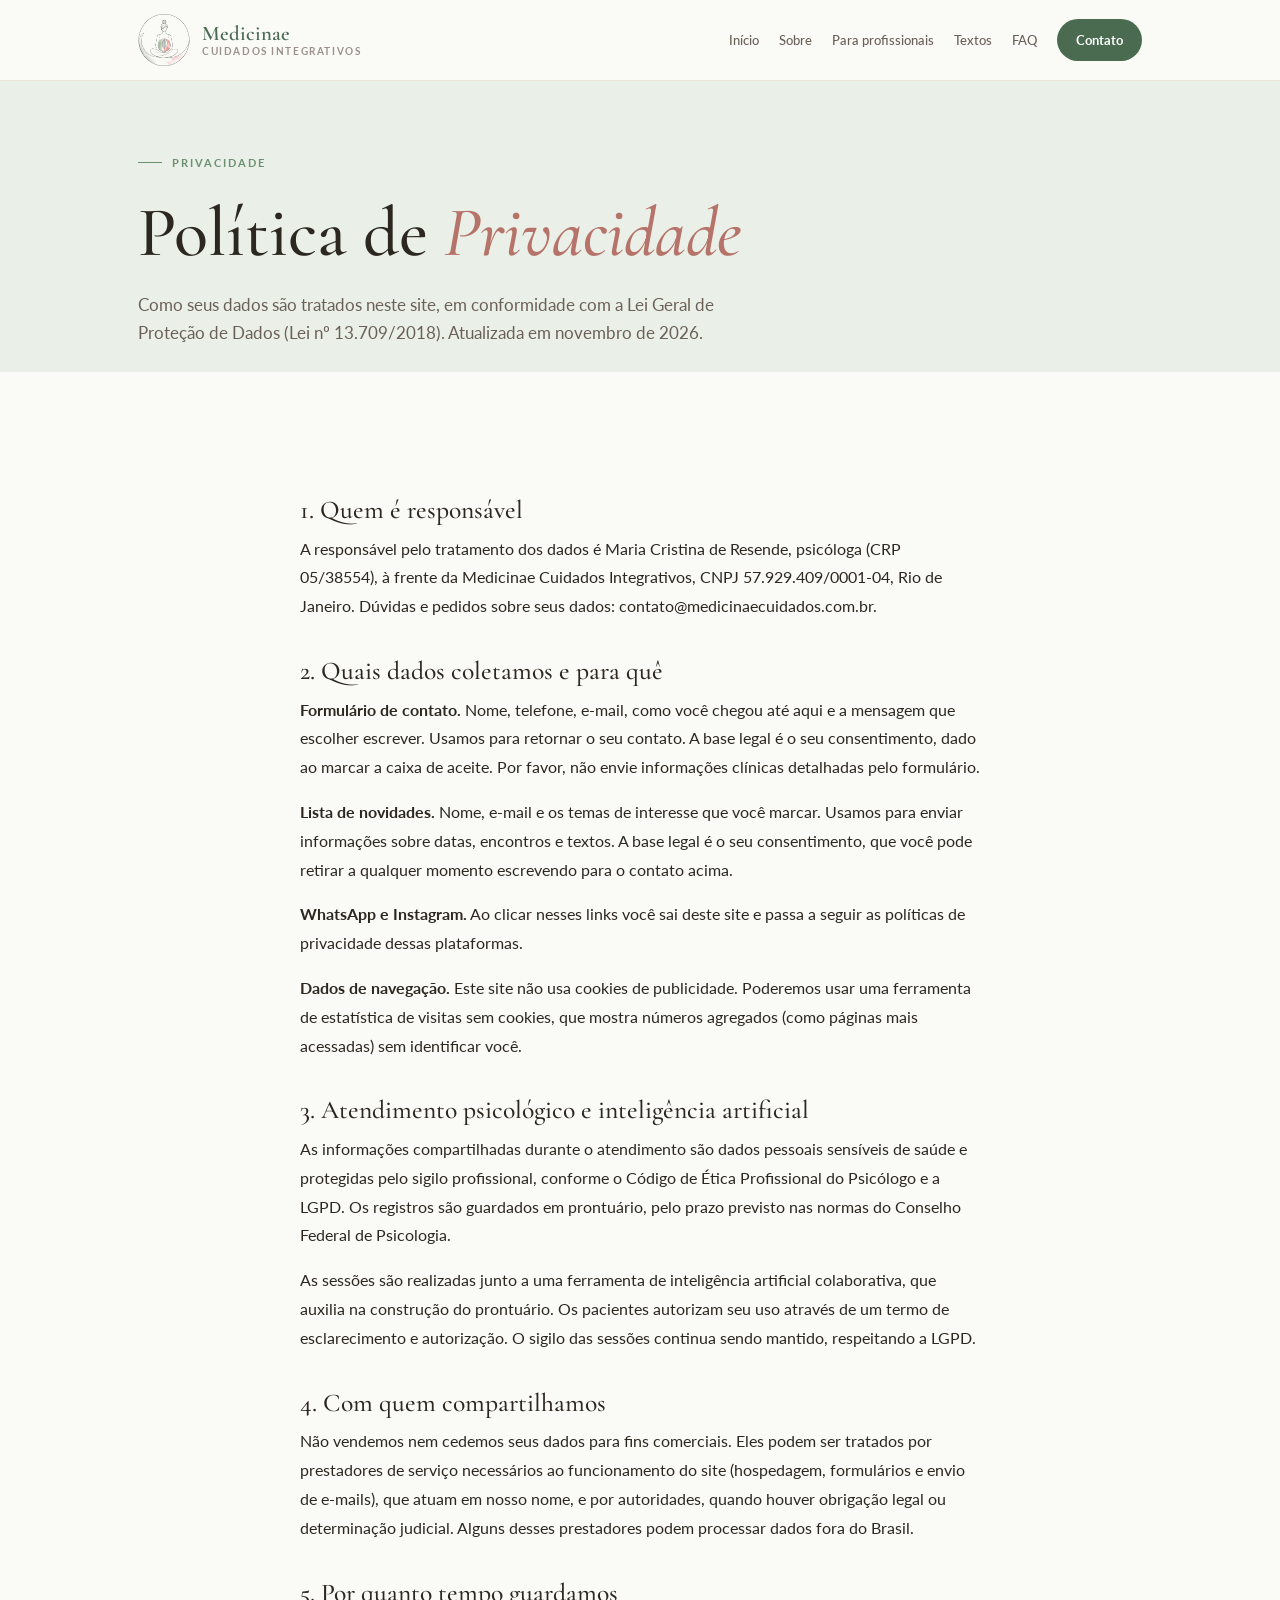
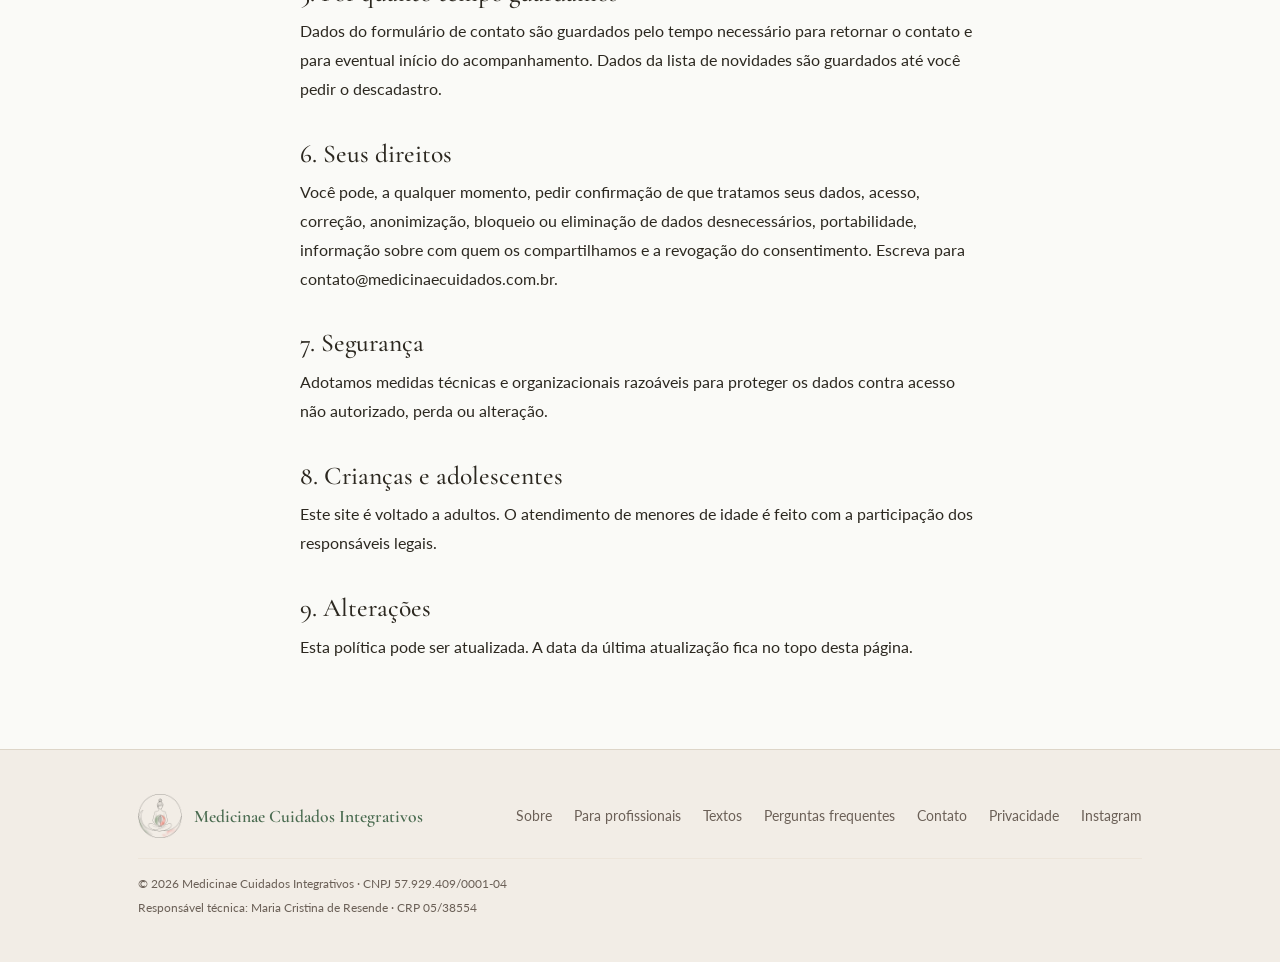
<file: politica-de-privacidade.html>
<!DOCTYPE html>
<html lang="pt-BR">
<head>
<meta charset="utf-8">
<meta name="viewport" content="width=device-width, initial-scale=1">
<title>Política de Privacidade — Medicinae Cuidados Integrativos</title>
<meta name="description" content="Como os dados pessoais são tratados no site da Medicinae Cuidados Integrativos, conforme a LGPD.">
<link rel="canonical" href="https://medicinaecuidados.com.br/politica-de-privacidade.html">
<meta property="og:type" content="website">
<meta property="og:locale" content="pt_BR">
<meta property="og:site_name" content="Medicinae Cuidados Integrativos">
<meta property="og:title" content="Política de Privacidade — Medicinae Cuidados Integrativos">
<meta property="og:description" content="Como os dados pessoais são tratados no site da Medicinae Cuidados Integrativos, conforme a LGPD.">
<meta property="og:url" content="https://medicinaecuidados.com.br/politica-de-privacidade.html">
<meta property="og:image" content="https://medicinaecuidados.com.br/maria-cristina.jpg">
<link rel="icon" href="favicon.png" type="image/png">
<link rel="preconnect" href="https://fonts.googleapis.com">
<link rel="preconnect" href="https://fonts.gstatic.com" crossorigin>
<link href="https://fonts.googleapis.com/css2?family=Cormorant+Garamond:ital,wght@0,400;0,500;0,600;1,400;1,500&amp;family=Lato:wght@400;500;700&amp;display=swap" rel="stylesheet">
<link rel="stylesheet" href="styles.css?v=20261125">
</head>
<body>
<a class="skip" href="#main">Ir para o conteúdo</a>
<header class="site-header"><div class="wrap">
  <a class="brand" href="index.html"><img src="logo.png" alt=""><span>Medicinae<small>Cuidados Integrativos</small></span></a>
  <button class="menu-btn" aria-label="Abrir menu" aria-expanded="false" aria-controls="menu"><span></span><span></span><span></span></button>
  <nav id="menu" aria-label="Principal"><a href="index.html">Início</a><a href="sobre.html">Sobre</a><a href="profissionais.html">Para profissionais</a><a href="textos.html">Textos</a><a href="faq.html">FAQ</a><a class="btn btn-primary nav-cta" href="contato.html">Contato</a></nav>
</div></header>
<main id="main">

<div class="page-head"><div class="wrap">
  <p class="label">Privacidade</p>
  <h1>Política de <em>Privacidade</em></h1>
  <p>Como seus dados são tratados neste site, em conformidade com a Lei Geral de Proteção de Dados (Lei nº 13.709/2018). Atualizada em novembro de 2026.</p>
</div></div>
<section><div class="wrap"><article class="post-body legal">
  <h2>1. Quem é responsável</h2>
  <p>A responsável pelo tratamento dos dados é Maria Cristina de Resende, psicóloga (CRP 05/38554), à frente da Medicinae Cuidados Integrativos, CNPJ 57.929.409/0001-04, Rio de Janeiro. Dúvidas e pedidos sobre seus dados: contato@medicinaecuidados.com.br.</p>

  <h2>2. Quais dados coletamos e para quê</h2>
  <p><strong>Formulário de contato.</strong> Nome, telefone, e-mail, como você chegou até aqui e a mensagem que escolher escrever. Usamos para retornar o seu contato. A base legal é o seu consentimento, dado ao marcar a caixa de aceite. Por favor, não envie informações clínicas detalhadas pelo formulário.</p>
  <p><strong>Lista de novidades.</strong> Nome, e-mail e os temas de interesse que você marcar. Usamos para enviar informações sobre datas, encontros e textos. A base legal é o seu consentimento, que você pode retirar a qualquer momento escrevendo para o contato acima.</p>
  <p><strong>WhatsApp e Instagram.</strong> Ao clicar nesses links você sai deste site e passa a seguir as políticas de privacidade dessas plataformas.</p>
  <p><strong>Dados de navegação.</strong> Este site não usa cookies de publicidade. Poderemos usar uma ferramenta de estatística de visitas sem cookies, que mostra números agregados (como páginas mais acessadas) sem identificar você.</p>

  <h2>3. Atendimento psicológico e inteligência artificial</h2>
  <p>As informações compartilhadas durante o atendimento são dados pessoais sensíveis de saúde e protegidas pelo sigilo profissional, conforme o Código de Ética Profissional do Psicólogo e a LGPD. Os registros são guardados em prontuário, pelo prazo previsto nas normas do Conselho Federal de Psicologia.</p>
  <p>As sessões são realizadas junto a uma ferramenta de inteligência artificial colaborativa, que auxilia na construção do prontuário. Os pacientes autorizam seu uso através de um termo de esclarecimento e autorização. O sigilo das sessões continua sendo mantido, respeitando a LGPD.</p>

  <h2>4. Com quem compartilhamos</h2>
  <p>Não vendemos nem cedemos seus dados para fins comerciais. Eles podem ser tratados por prestadores de serviço necessários ao funcionamento do site (hospedagem, formulários e envio de e-mails), que atuam em nosso nome, e por autoridades, quando houver obrigação legal ou determinação judicial. Alguns desses prestadores podem processar dados fora do Brasil.</p>

  <h2>5. Por quanto tempo guardamos</h2>
  <p>Dados do formulário de contato são guardados pelo tempo necessário para retornar o contato e para eventual início do acompanhamento. Dados da lista de novidades são guardados até você pedir o descadastro.</p>

  <h2>6. Seus direitos</h2>
  <p>Você pode, a qualquer momento, pedir confirmação de que tratamos seus dados, acesso, correção, anonimização, bloqueio ou eliminação de dados desnecessários, portabilidade, informação sobre com quem os compartilhamos e a revogação do consentimento. Escreva para contato@medicinaecuidados.com.br.</p>

  <h2>7. Segurança</h2>
  <p>Adotamos medidas técnicas e organizacionais razoáveis para proteger os dados contra acesso não autorizado, perda ou alteração.</p>

  <h2>8. Crianças e adolescentes</h2>
  <p>Este site é voltado a adultos. O atendimento de menores de idade é feito com a participação dos responsáveis legais.</p>

  <h2>9. Alterações</h2>
  <p>Esta política pode ser atualizada. A data da última atualização fica no topo desta página.</p>
</article></div></section>

</main>
<footer><div class="wrap">
  <a class="brand" href="index.html"><img src="logo.png" alt=""><span>Medicinae Cuidados Integrativos</span></a>
  <div class="flinks"><a href="sobre.html">Sobre</a><a href="profissionais.html">Para profissionais</a><a href="textos.html">Textos</a><a href="faq.html">Perguntas frequentes</a><a href="contato.html">Contato</a><a href="politica-de-privacidade.html">Privacidade</a><a href="https://instagram.com/psi.mariacristinaresende" target="_blank" rel="noopener">Instagram</a></div>
  <div class="fine"><span>© 2026 Medicinae Cuidados Integrativos · CNPJ 57.929.409/0001-04</span><span>Responsável técnica: Maria Cristina de Resende · CRP 05/38554</span></div>
</div></footer>
<script src="forms.js"></script>
<script src="menu.js"></script>
<script src="analytics.js"></script>
</body>
</html>
</file>
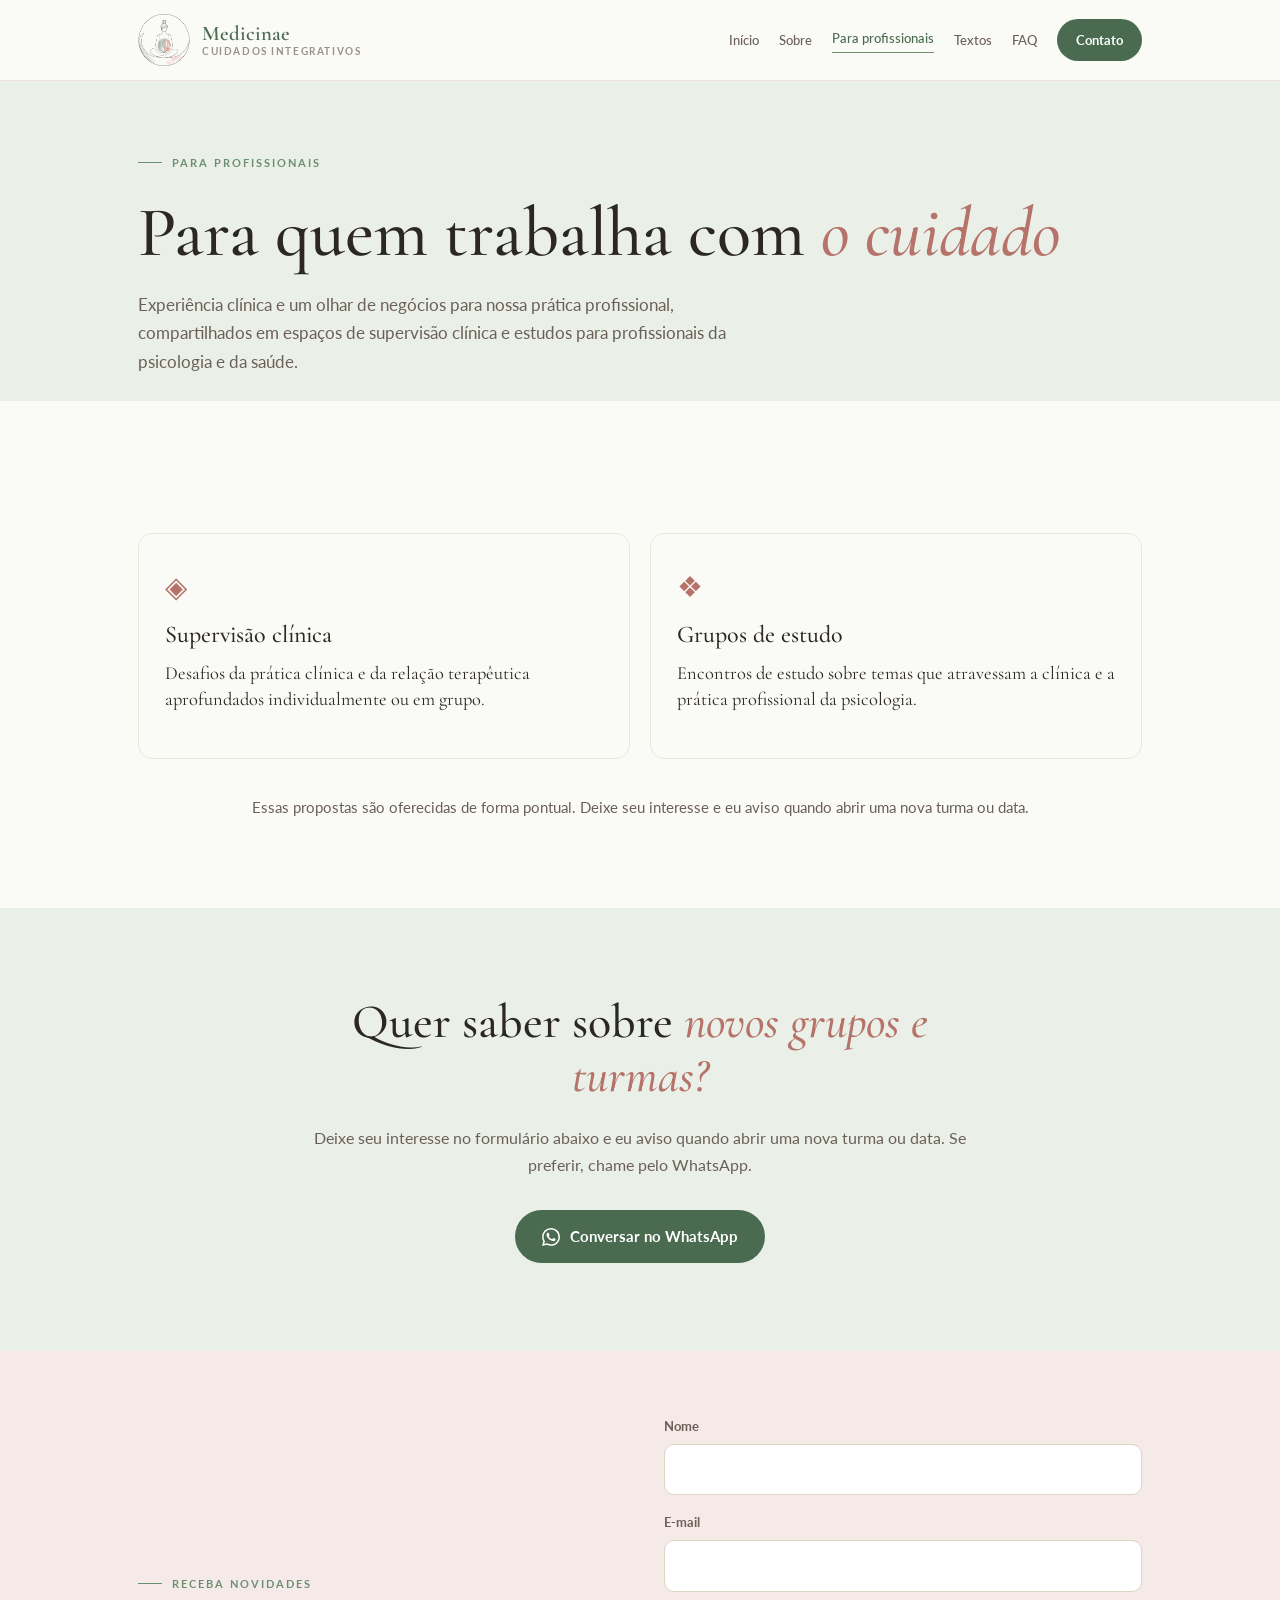
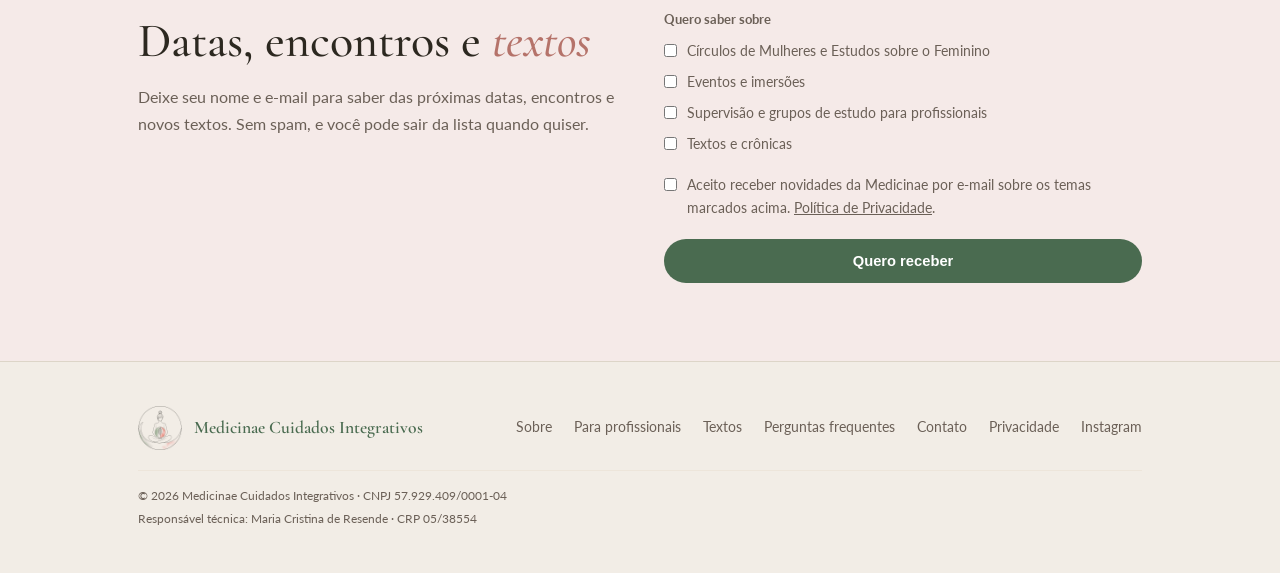
<file: profissionais.html>
<!DOCTYPE html>
<html lang="pt-BR">
<head>
<meta charset="utf-8">
<meta name="viewport" content="width=device-width, initial-scale=1">
<title>Para profissionais — Medicinae Cuidados Integrativos</title>
<meta name="description" content="Supervisão clínica e grupos de estudo para profissionais da psicologia e da saúde, com Maria Cristina de Resende (CRP 05/38554).">
<link rel="canonical" href="https://medicinaecuidados.com.br/profissionais.html">
<meta property="og:type" content="website">
<meta property="og:locale" content="pt_BR">
<meta property="og:site_name" content="Medicinae Cuidados Integrativos">
<meta property="og:title" content="Para profissionais — Medicinae Cuidados Integrativos">
<meta property="og:description" content="Supervisão clínica e grupos de estudo para profissionais da psicologia e da saúde, com Maria Cristina de Resende (CRP 05/38554).">
<meta property="og:url" content="https://medicinaecuidados.com.br/profissionais.html">
<meta property="og:image" content="https://medicinaecuidados.com.br/maria-cristina.jpg">
<link rel="icon" href="favicon.png" type="image/png">
<link rel="preconnect" href="https://fonts.googleapis.com">
<link rel="preconnect" href="https://fonts.gstatic.com" crossorigin>
<link href="https://fonts.googleapis.com/css2?family=Cormorant+Garamond:ital,wght@0,400;0,500;0,600;1,400;1,500&amp;family=Lato:wght@400;500;700&amp;display=swap" rel="stylesheet">
<link rel="stylesheet" href="styles.css?v=20261125">
</head>
<body>
<a class="skip" href="#main">Ir para o conteúdo</a>
<header class="site-header"><div class="wrap">
  <a class="brand" href="index.html"><img src="logo.png" alt=""><span>Medicinae<small>Cuidados Integrativos</small></span></a>
  <button class="menu-btn" aria-label="Abrir menu" aria-expanded="false" aria-controls="menu"><span></span><span></span><span></span></button>
  <nav id="menu" aria-label="Principal"><a href="index.html">Início</a><a href="sobre.html">Sobre</a><a href="profissionais.html" aria-current="page">Para profissionais</a><a href="textos.html">Textos</a><a href="faq.html">FAQ</a><a class="btn btn-primary nav-cta" href="contato.html">Contato</a></nav>
</div></header>
<main id="main">

<div class="page-head"><div class="wrap">
  <p class="label">Para profissionais</p>
  <h1>Para quem trabalha com <em>o cuidado</em></h1>
  <p>Experiência clínica e um olhar de negócios para nossa prática profissional, compartilhados em espaços de supervisão clínica e estudos para profissionais da psicologia e da saúde.</p>
</div></div>
<section><div class="wrap">
  <div class="areas-grid">
    <div class="card"><span class="glyph">◈</span><h3>Supervisão clínica</h3>
      <p class="lead">Desafios da prática clínica e da relação terapêutica aprofundados individualmente ou em grupo.</p></div>
    <div class="card"><span class="glyph">❖</span><h3>Grupos de estudo</h3>
      <p class="lead">Encontros de estudo sobre temas que atravessam a clínica e a prática profissional da psicologia.</p></div>
  </div>
  <p class="note-center">Essas propostas são oferecidas de forma pontual. Deixe seu interesse e eu aviso quando abrir uma nova turma ou data.</p>
</div></section>
<section class="contact"><div class="wrap">
  <h2>Quer saber sobre <em>novos grupos e turmas?</em></h2>
  <p class="sub">Deixe seu interesse no formulário abaixo e eu aviso quando abrir uma nova turma ou data. Se preferir, chame pelo WhatsApp.</p>
  <div class="actions"><a class="btn btn-primary" href="https://wa.me/5521986589568?text=Ol%C3%A1%21%20Vim%20pelo%20site%20da%20Medicinae%20e%20gostaria%20de%20saber%20mais%20informa%C3%A7%C3%B5es." target="_blank" rel="noopener"><svg viewBox="0 0 24 24" aria-hidden="true"><path d="M17.47 14.38c-.3-.15-1.76-.87-2.03-.97-.27-.1-.47-.15-.67.15-.2.3-.77.97-.94 1.16-.17.2-.35.22-.64.07-.3-.15-1.26-.46-2.39-1.48-.88-.79-1.48-1.76-1.65-2.06-.17-.3-.02-.46.13-.6.13-.14.3-.35.45-.52.15-.17.2-.3.3-.5.1-.2.05-.37-.03-.52-.07-.15-.67-1.62-.92-2.22-.24-.58-.49-.5-.67-.51h-.57c-.2 0-.52.07-.8.37-.27.3-1.04 1.02-1.04 2.48s1.07 2.88 1.22 3.08c.15.2 2.1 3.2 5.08 4.49.71.3 1.26.49 1.7.63.71.23 1.36.2 1.87.12.57-.09 1.76-.72 2-1.41.25-.7.25-1.29.17-1.41-.07-.12-.27-.2-.57-.35zM12.05 21.8h-.01a9.9 9.9 0 0 1-5.03-1.38l-.36-.21-3.74.98 1-3.65-.24-.37a9.86 9.86 0 0 1-1.51-5.26c0-5.45 4.44-9.88 9.9-9.88 2.64 0 5.12 1.03 6.99 2.9a9.82 9.82 0 0 1 2.89 6.99c0 5.45-4.44 9.88-9.89 9.88zM20.5 3.49A11.8 11.8 0 0 0 12.05 0C5.5 0 .16 5.34.16 11.89c0 2.1.55 4.14 1.59 5.95L.06 24l6.3-1.65a11.88 11.88 0 0 0 5.68 1.45h.01c6.55 0 11.89-5.34 11.89-11.89 0-3.18-1.24-6.16-3.44-8.42z"/></svg> Conversar no WhatsApp</a></div>
</div></section>

</main>
<section class="news" id="novidades"><div class="wrap">
  <div class="news-text">
    <p class="label">Receba novidades</p>
    <h2>Datas, encontros e <em>textos</em></h2>
    <p>Deixe seu nome e e-mail para saber das próximas datas, encontros e novos textos. Sem spam, e você pode sair da lista quando quiser.</p>
  </div>
  <form class="form news-form" data-form="news" novalidate>
    <label class="hp" aria-hidden="true">Não preencha <input type="text" name="website" tabindex="-1" autocomplete="off"></label>
    <input type="hidden" name="formulario" value="novidades">
    <div class="field"><label for="n-nome">Nome</label><input id="n-nome" name="nome" type="text" autocomplete="name" required></div>
    <div class="field"><label for="n-email">E-mail</label><input id="n-email" name="email" type="email" autocomplete="email" required></div>
    <fieldset class="interests"><legend>Quero saber sobre</legend>
      <label class="check"><input type="checkbox" name="interesses" value="circulos-estudos-feminino"> <span>Círculos de Mulheres e Estudos sobre o Feminino</span></label>
      <label class="check"><input type="checkbox" name="interesses" value="eventos-imersoes"> <span>Eventos e imersões</span></label>
      <label class="check"><input type="checkbox" name="interesses" value="profissionais"> <span>Supervisão e grupos de estudo para profissionais</span></label>
      <label class="check"><input type="checkbox" name="interesses" value="textos"> <span>Textos e crônicas</span></label>
    </fieldset>
    <label class="check"><input type="checkbox" name="aceite_novidades" value="sim" required> <span>Aceito receber novidades da Medicinae por e-mail sobre os temas marcados acima. <a href="politica-de-privacidade.html" style="text-decoration:underline">Política de Privacidade</a>.</span></label>
    <button class="btn btn-primary" type="submit">Quero receber</button>
    <p class="form-status" role="status" aria-live="polite"></p>
  </form>
</div></section>
<footer><div class="wrap">
  <a class="brand" href="index.html"><img src="logo.png" alt=""><span>Medicinae Cuidados Integrativos</span></a>
  <div class="flinks"><a href="sobre.html">Sobre</a><a href="profissionais.html">Para profissionais</a><a href="textos.html">Textos</a><a href="faq.html">Perguntas frequentes</a><a href="contato.html">Contato</a><a href="politica-de-privacidade.html">Privacidade</a><a href="https://instagram.com/psi.mariacristinaresende" target="_blank" rel="noopener">Instagram</a></div>
  <div class="fine"><span>© 2026 Medicinae Cuidados Integrativos · CNPJ 57.929.409/0001-04</span><span>Responsável técnica: Maria Cristina de Resende · CRP 05/38554</span></div>
</div></footer>
<script src="forms.js"></script>
<script src="menu.js"></script>
<script src="analytics.js"></script>
</body>
</html>
</file>
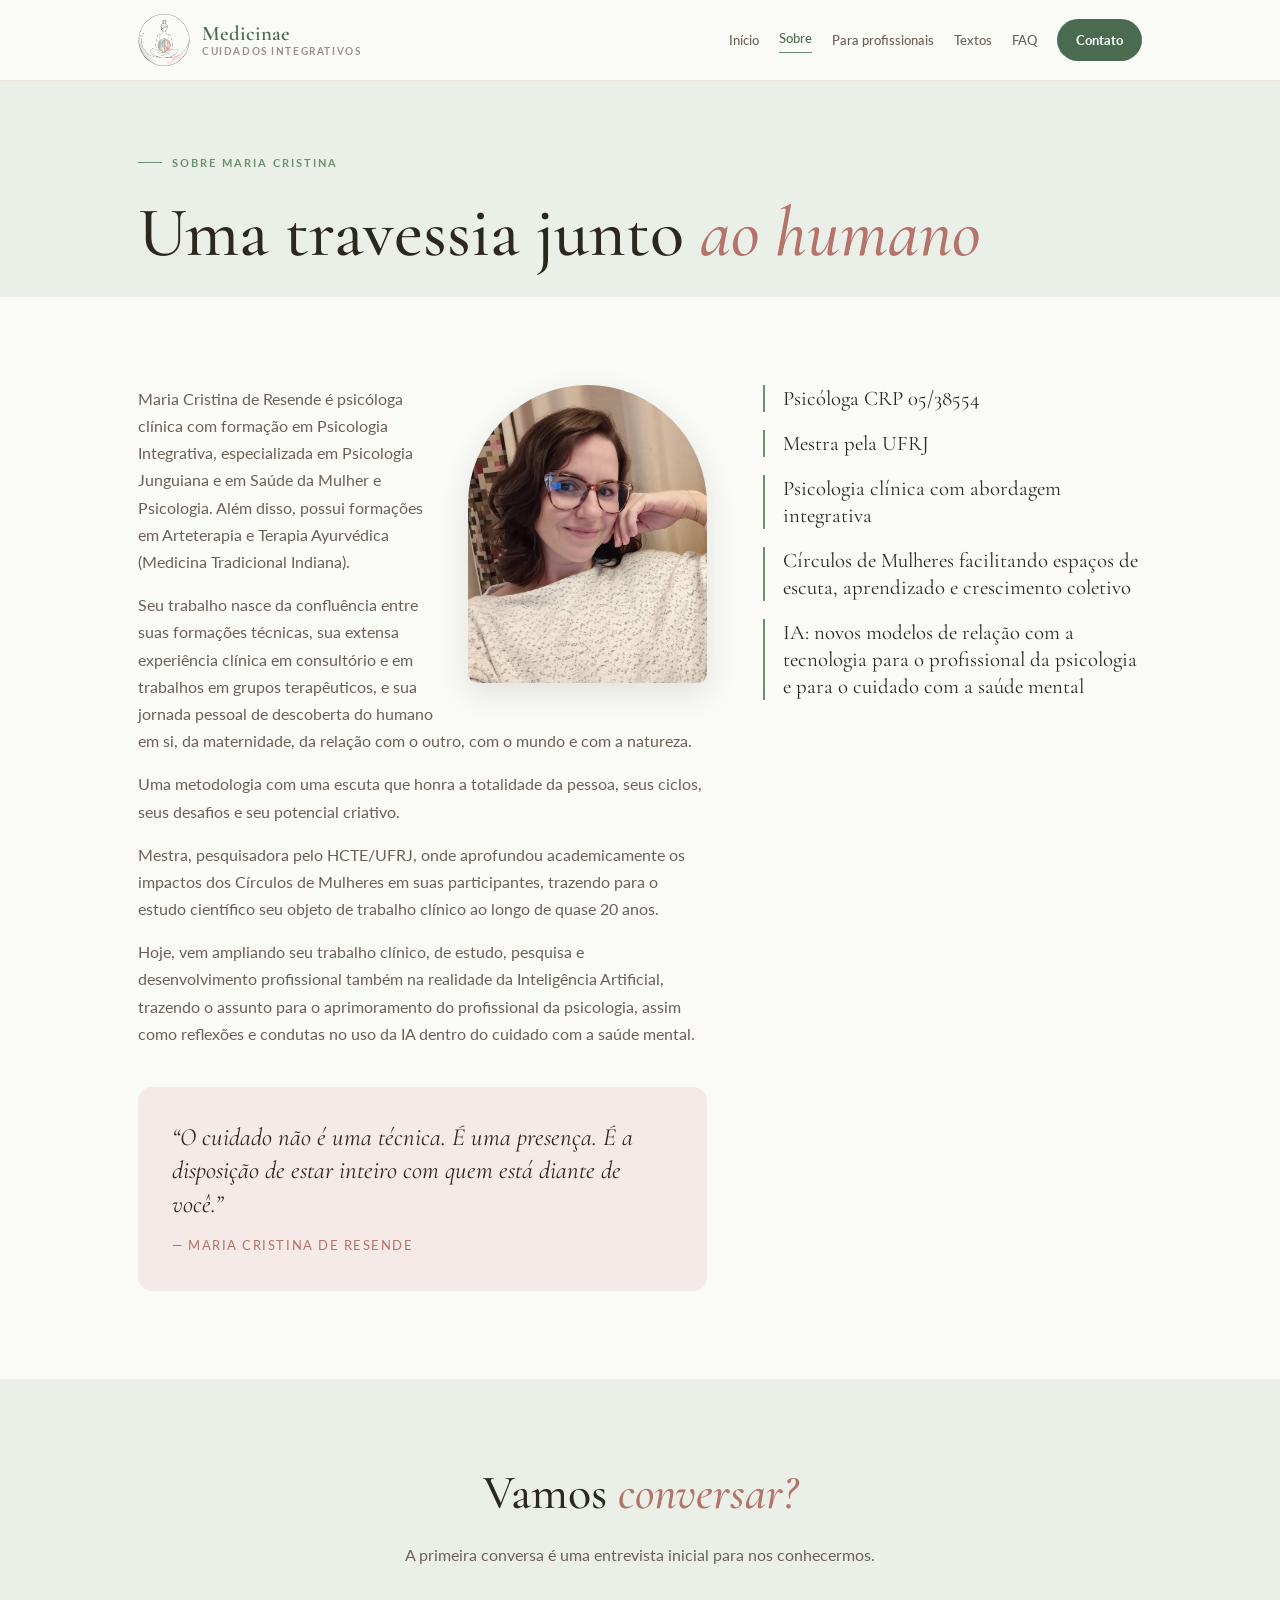
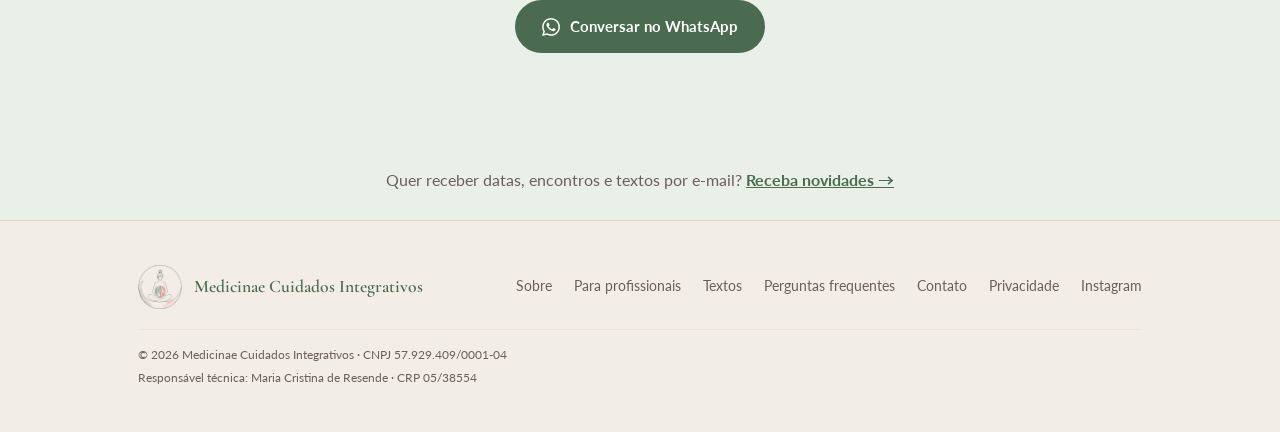
<file: sobre.html>
<!DOCTYPE html>
<html lang="pt-BR">
<head>
<meta charset="utf-8">
<meta name="viewport" content="width=device-width, initial-scale=1">
<title>Sobre Maria Cristina — Medicinae Cuidados Integrativos</title>
<meta name="description" content="Maria Cristina de Resende, psicóloga clínica (CRP 05/38554): psicologia integrativa e junguiana, saúde da mulher, círculos de mulheres e IA no cuidado em saúde mental.">
<link rel="canonical" href="https://medicinaecuidados.com.br/sobre.html">
<meta property="og:type" content="website">
<meta property="og:locale" content="pt_BR">
<meta property="og:site_name" content="Medicinae Cuidados Integrativos">
<meta property="og:title" content="Sobre Maria Cristina — Medicinae Cuidados Integrativos">
<meta property="og:description" content="Maria Cristina de Resende, psicóloga clínica (CRP 05/38554): psicologia integrativa e junguiana, saúde da mulher, círculos de mulheres e IA no cuidado em saúde mental.">
<meta property="og:url" content="https://medicinaecuidados.com.br/sobre.html">
<meta property="og:image" content="https://medicinaecuidados.com.br/maria-cristina.jpg">
<link rel="icon" href="favicon.png" type="image/png">
<link rel="preconnect" href="https://fonts.googleapis.com">
<link rel="preconnect" href="https://fonts.gstatic.com" crossorigin>
<link href="https://fonts.googleapis.com/css2?family=Cormorant+Garamond:ital,wght@0,400;0,500;0,600;1,400;1,500&amp;family=Lato:wght@400;500;700&amp;display=swap" rel="stylesheet">
<link rel="stylesheet" href="styles.css?v=20261125">
</head>
<body>
<a class="skip" href="#main">Ir para o conteúdo</a>
<header class="site-header"><div class="wrap">
  <a class="brand" href="index.html"><img src="logo.png" alt=""><span>Medicinae<small>Cuidados Integrativos</small></span></a>
  <button class="menu-btn" aria-label="Abrir menu" aria-expanded="false" aria-controls="menu"><span></span><span></span><span></span></button>
  <nav id="menu" aria-label="Principal"><a href="index.html">Início</a><a href="sobre.html" aria-current="page">Sobre</a><a href="profissionais.html">Para profissionais</a><a href="textos.html">Textos</a><a href="faq.html">FAQ</a><a class="btn btn-primary nav-cta" href="contato.html">Contato</a></nav>
</div></header>
<main id="main">

<div class="page-head"><div class="wrap">
  <p class="label">Sobre Maria Cristina</p>
  <h1>Uma travessia junto <em>ao humano</em></h1>
</div></div>
<section><div class="wrap about-grid">
  <div>
    <img class="portrait" src="maria-cristina.jpg" alt="Maria Cristina de Resende, psicóloga clínica" width="800" height="1000">
    <p>Maria Cristina de Resende é psicóloga clínica com formação em Psicologia Integrativa, especializada em Psicologia Junguiana e em Saúde da Mulher e Psicologia. Além disso, possui formações em Arteterapia e Terapia Ayurvédica (Medicina Tradicional Indiana).</p>
    <p>Seu trabalho nasce da confluência entre suas formações técnicas, sua extensa experiência clínica em consultório e em trabalhos em grupos terapêuticos, e sua jornada pessoal de descoberta do humano em si, da maternidade, da relação com o outro, com o mundo e com a natureza.</p>
    <p>Uma metodologia com uma escuta que honra a totalidade da pessoa, seus ciclos, seus desafios e seu potencial criativo.</p>
    <p>Mestra, pesquisadora pelo HCTE/UFRJ, onde aprofundou academicamente os impactos dos Círculos de Mulheres em suas participantes, trazendo para o estudo científico seu objeto de trabalho clínico ao longo de quase 20 anos.</p>
    <p>Hoje, vem ampliando seu trabalho clínico, de estudo, pesquisa e desenvolvimento profissional também na realidade da Inteligência Artificial, trazendo o assunto para o aprimoramento do profissional da psicologia, assim como reflexões e condutas no uso da IA dentro do cuidado com a saúde mental.</p>
    <div class="quote"><p>“O cuidado não é uma técnica. É uma presença. É a disposição de estar inteiro com quem está diante de você.”</p><cite>— Maria Cristina de Resende</cite></div>
  </div>
  <ul class="creds">
    <li>Psicóloga CRP 05/38554</li>
    <li>Mestra pela UFRJ</li>
    <li>Psicologia clínica com abordagem integrativa</li>
    <li>Círculos de Mulheres facilitando espaços de escuta, aprendizado e crescimento coletivo</li>
    <li>IA: novos modelos de relação com a tecnologia para o profissional da psicologia e para o cuidado com a saúde mental</li>
  </ul>
</div></section>
<section class="contact"><div class="wrap">
  <h2>Vamos <em>conversar?</em></h2>
  <p class="sub">A primeira conversa é uma entrevista inicial para nos conhecermos.</p>
  <div class="actions"><a class="btn btn-primary" href="https://wa.me/5521986589568?text=Ol%C3%A1%21%20Vim%20pelo%20site%20da%20Medicinae%20e%20gostaria%20de%20saber%20mais%20informa%C3%A7%C3%B5es." target="_blank" rel="noopener"><svg viewBox="0 0 24 24" aria-hidden="true"><path d="M17.47 14.38c-.3-.15-1.76-.87-2.03-.97-.27-.1-.47-.15-.67.15-.2.3-.77.97-.94 1.16-.17.2-.35.22-.64.07-.3-.15-1.26-.46-2.39-1.48-.88-.79-1.48-1.76-1.65-2.06-.17-.3-.02-.46.13-.6.13-.14.3-.35.45-.52.15-.17.2-.3.3-.5.1-.2.05-.37-.03-.52-.07-.15-.67-1.62-.92-2.22-.24-.58-.49-.5-.67-.51h-.57c-.2 0-.52.07-.8.37-.27.3-1.04 1.02-1.04 2.48s1.07 2.88 1.22 3.08c.15.2 2.1 3.2 5.08 4.49.71.3 1.26.49 1.7.63.71.23 1.36.2 1.87.12.57-.09 1.76-.72 2-1.41.25-.7.25-1.29.17-1.41-.07-.12-.27-.2-.57-.35zM12.05 21.8h-.01a9.9 9.9 0 0 1-5.03-1.38l-.36-.21-3.74.98 1-3.65-.24-.37a9.86 9.86 0 0 1-1.51-5.26c0-5.45 4.44-9.88 9.9-9.88 2.64 0 5.12 1.03 6.99 2.9a9.82 9.82 0 0 1 2.89 6.99c0 5.45-4.44 9.88-9.89 9.88zM20.5 3.49A11.8 11.8 0 0 0 12.05 0C5.5 0 .16 5.34.16 11.89c0 2.1.55 4.14 1.59 5.95L.06 24l6.3-1.65a11.88 11.88 0 0 0 5.68 1.45h.01c6.55 0 11.89-5.34 11.89-11.89 0-3.18-1.24-6.16-3.44-8.42z"/></svg> Conversar no WhatsApp</a></div>
</div></section>

</main>
<section class="news-mini"><div class="wrap"><p>Quer receber datas, encontros e textos por e-mail? <a href="contato.html#novidades">Receba novidades →</a></p></div></section>
<footer><div class="wrap">
  <a class="brand" href="index.html"><img src="logo.png" alt=""><span>Medicinae Cuidados Integrativos</span></a>
  <div class="flinks"><a href="sobre.html">Sobre</a><a href="profissionais.html">Para profissionais</a><a href="textos.html">Textos</a><a href="faq.html">Perguntas frequentes</a><a href="contato.html">Contato</a><a href="politica-de-privacidade.html">Privacidade</a><a href="https://instagram.com/psi.mariacristinaresende" target="_blank" rel="noopener">Instagram</a></div>
  <div class="fine"><span>© 2026 Medicinae Cuidados Integrativos · CNPJ 57.929.409/0001-04</span><span>Responsável técnica: Maria Cristina de Resende · CRP 05/38554</span></div>
</div></footer>
<script src="forms.js"></script>
<script src="menu.js"></script>
<script src="analytics.js"></script>
</body>
</html>
</file>
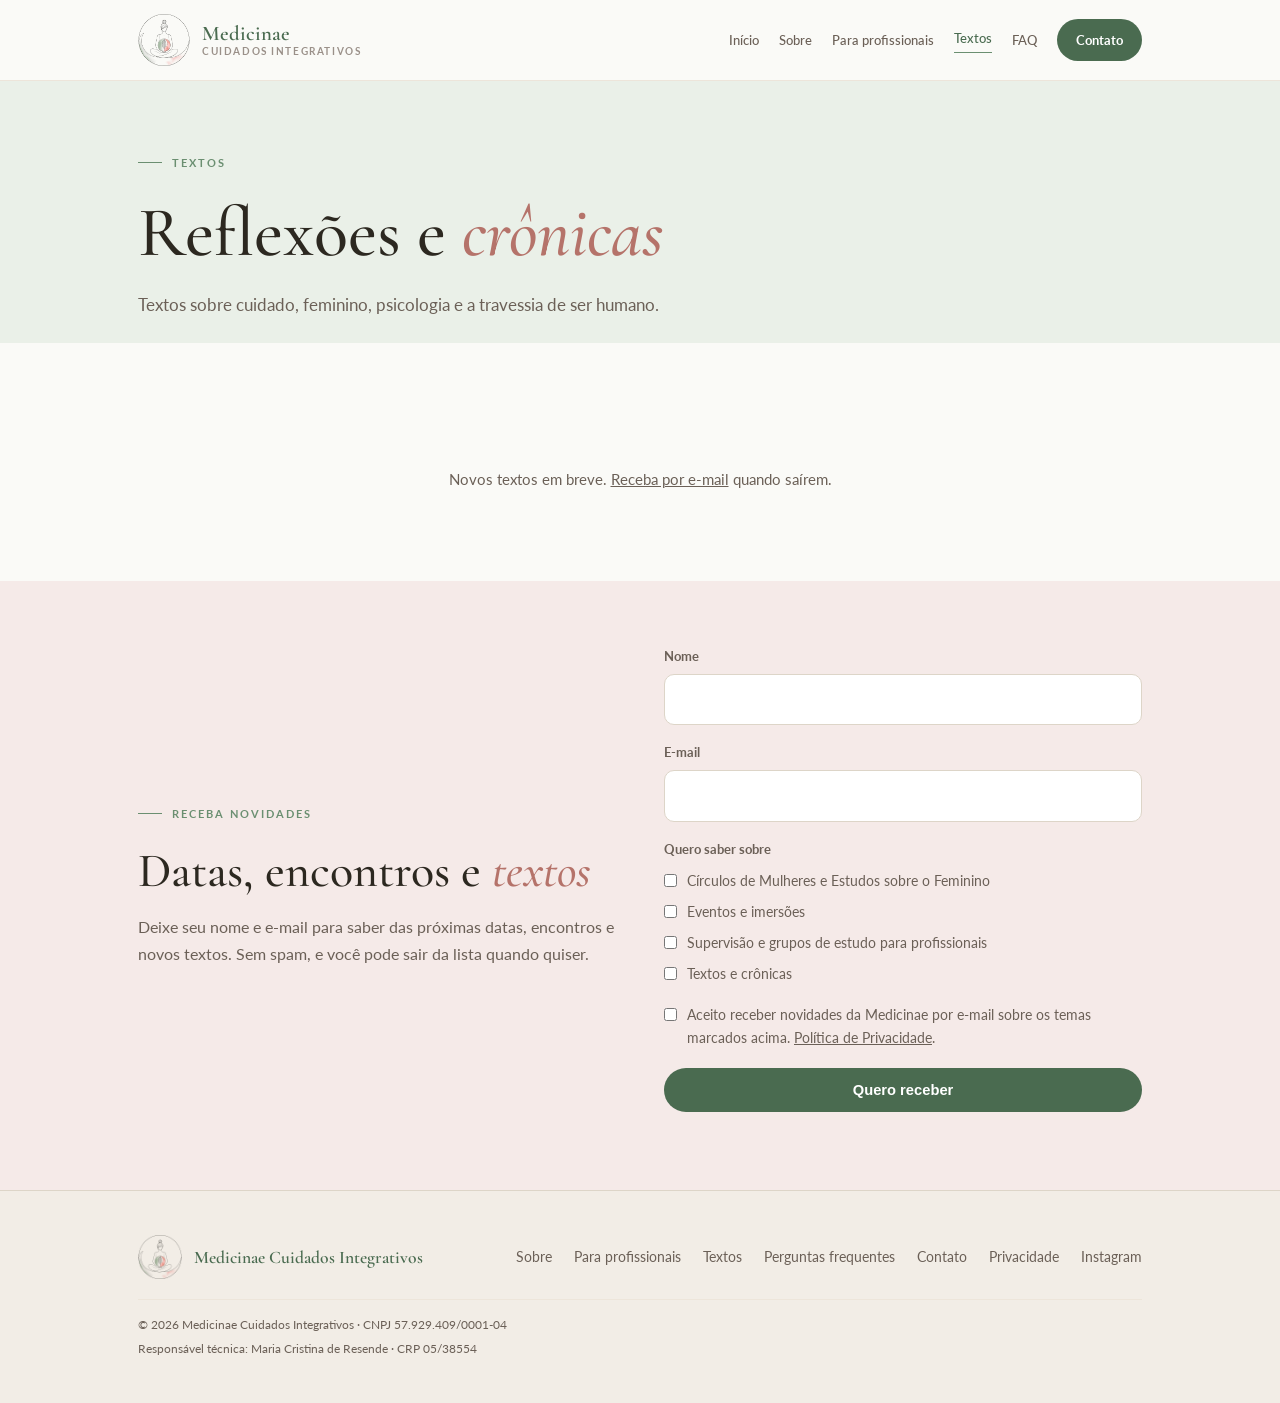
<file: textos.html>
<!DOCTYPE html>
<html lang="pt-BR">
<head>
<meta charset="utf-8">
<meta name="viewport" content="width=device-width, initial-scale=1">
<title>Textos — Medicinae Cuidados Integrativos</title>
<meta name="description" content="Reflexões, crônicas e artigos sobre cuidado, feminino, psicologia e a travessia de ser humano.">
<link rel="canonical" href="https://medicinaecuidados.com.br/textos.html">
<meta property="og:type" content="website">
<meta property="og:locale" content="pt_BR">
<meta property="og:site_name" content="Medicinae Cuidados Integrativos">
<meta property="og:title" content="Textos — Medicinae Cuidados Integrativos">
<meta property="og:description" content="Reflexões, crônicas e artigos sobre cuidado, feminino, psicologia e a travessia de ser humano.">
<meta property="og:url" content="https://medicinaecuidados.com.br/textos.html">
<meta property="og:image" content="https://medicinaecuidados.com.br/maria-cristina.jpg">
<link rel="icon" href="favicon.png" type="image/png">
<link rel="preconnect" href="https://fonts.googleapis.com">
<link rel="preconnect" href="https://fonts.gstatic.com" crossorigin>
<link href="https://fonts.googleapis.com/css2?family=Cormorant+Garamond:ital,wght@0,400;0,500;0,600;1,400;1,500&amp;family=Lato:wght@400;500;700&amp;display=swap" rel="stylesheet">
<link rel="stylesheet" href="styles.css?v=20261125">
</head>
<body>
<a class="skip" href="#main">Ir para o conteúdo</a>
<header class="site-header"><div class="wrap">
  <a class="brand" href="index.html"><img src="logo.png" alt=""><span>Medicinae<small>Cuidados Integrativos</small></span></a>
  <button class="menu-btn" aria-label="Abrir menu" aria-expanded="false" aria-controls="menu"><span></span><span></span><span></span></button>
  <nav id="menu" aria-label="Principal"><a href="index.html">Início</a><a href="sobre.html">Sobre</a><a href="profissionais.html">Para profissionais</a><a href="textos.html" aria-current="page">Textos</a><a href="faq.html">FAQ</a><a class="btn btn-primary nav-cta" href="contato.html">Contato</a></nav>
</div></header>
<main id="main">

<div class="page-head"><div class="wrap">
  <p class="label">Textos</p>
  <h1>Reflexões e <em>crônicas</em></h1>
  <p>Textos sobre cuidado, feminino, psicologia e a travessia de ser humano.</p>
</div></div>
<section><div class="wrap"><div class="post-list"></div>
  <p class="note-center">Novos textos em breve. <a href="#novidades" style="text-decoration:underline">Receba por e-mail</a> quando saírem.</p>
</div></section>

</main>
<section class="news" id="novidades"><div class="wrap">
  <div class="news-text">
    <p class="label">Receba novidades</p>
    <h2>Datas, encontros e <em>textos</em></h2>
    <p>Deixe seu nome e e-mail para saber das próximas datas, encontros e novos textos. Sem spam, e você pode sair da lista quando quiser.</p>
  </div>
  <form class="form news-form" data-form="news" novalidate>
    <label class="hp" aria-hidden="true">Não preencha <input type="text" name="website" tabindex="-1" autocomplete="off"></label>
    <input type="hidden" name="formulario" value="novidades">
    <div class="field"><label for="n-nome">Nome</label><input id="n-nome" name="nome" type="text" autocomplete="name" required></div>
    <div class="field"><label for="n-email">E-mail</label><input id="n-email" name="email" type="email" autocomplete="email" required></div>
    <fieldset class="interests"><legend>Quero saber sobre</legend>
      <label class="check"><input type="checkbox" name="interesses" value="circulos-estudos-feminino"> <span>Círculos de Mulheres e Estudos sobre o Feminino</span></label>
      <label class="check"><input type="checkbox" name="interesses" value="eventos-imersoes"> <span>Eventos e imersões</span></label>
      <label class="check"><input type="checkbox" name="interesses" value="profissionais"> <span>Supervisão e grupos de estudo para profissionais</span></label>
      <label class="check"><input type="checkbox" name="interesses" value="textos"> <span>Textos e crônicas</span></label>
    </fieldset>
    <label class="check"><input type="checkbox" name="aceite_novidades" value="sim" required> <span>Aceito receber novidades da Medicinae por e-mail sobre os temas marcados acima. <a href="politica-de-privacidade.html" style="text-decoration:underline">Política de Privacidade</a>.</span></label>
    <button class="btn btn-primary" type="submit">Quero receber</button>
    <p class="form-status" role="status" aria-live="polite"></p>
  </form>
</div></section>
<footer><div class="wrap">
  <a class="brand" href="index.html"><img src="logo.png" alt=""><span>Medicinae Cuidados Integrativos</span></a>
  <div class="flinks"><a href="sobre.html">Sobre</a><a href="profissionais.html">Para profissionais</a><a href="textos.html">Textos</a><a href="faq.html">Perguntas frequentes</a><a href="contato.html">Contato</a><a href="politica-de-privacidade.html">Privacidade</a><a href="https://instagram.com/psi.mariacristinaresende" target="_blank" rel="noopener">Instagram</a></div>
  <div class="fine"><span>© 2026 Medicinae Cuidados Integrativos · CNPJ 57.929.409/0001-04</span><span>Responsável técnica: Maria Cristina de Resende · CRP 05/38554</span></div>
</div></footer>
<script src="forms.js"></script>
<script src="menu.js"></script>
<script src="analytics.js"></script>
</body>
</html>
</file>
<file: styles.css>
/* Medicinae Cuidados Integrativos — identidade visual
   Verde-sálvia, rosa-antigo e tons terrosos sobre fundo creme. */
:root{
  --bg:#FAFAF7; --bg-alt:#F2EDE6; --bg-sage:#EAF0E8;
  --fg:#2C2820; --fg-muted:#6B6057; --fg-light:#9A9089;
  --sage:#6B8F71; --sage-dark:#4A6B50;
  --rose:#B5736A; --rose-light:#F5EAE8; --earth:#8B6E4E;
  --border:#DDD5C8; --border-soft:#EDE5DA;
  --display:'Cormorant Garamond',Georgia,serif;
  --body:'Lato',system-ui,sans-serif;
}
*,*::before,*::after{box-sizing:border-box;margin:0;padding:0}
html{scroll-behavior:smooth}
body{background:var(--bg);color:var(--fg);font-family:var(--body);line-height:1.7;-webkit-font-smoothing:antialiased}
a{color:inherit;text-decoration:none}
img{max-width:100%;display:block}
.wrap{max-width:1060px;margin:0 auto;padding:0 28px}
.skip{position:absolute;left:-999px}.skip:focus{left:12px;top:12px;background:#fff;padding:8px 12px;z-index:9}

/* Cabeçalho */
.site-header{background:var(--bg);border-bottom:1px solid var(--border-soft);position:sticky;top:0;z-index:5}
.site-header .wrap{display:flex;align-items:center;justify-content:space-between;gap:20px;padding-top:14px;padding-bottom:14px}
.brand{display:flex;align-items:center;gap:12px}
.brand img{width:52px;height:52px}
.brand span{font-family:var(--display);font-size:1.3rem;font-weight:600;color:var(--sage-dark);line-height:1.1}
.brand small{display:block;font-family:var(--body);font-size:.62rem;letter-spacing:.16em;text-transform:uppercase;color:var(--fg-light);font-weight:700}
nav{display:flex;align-items:center;gap:26px;font-size:.88rem;font-weight:500;color:var(--fg-muted)}
nav a:hover,nav a[aria-current]{color:var(--sage-dark)}
nav a[aria-current]{border-bottom:1px solid var(--sage);padding-bottom:2px}

/* Botões */
.btn{display:inline-flex;align-items:center;gap:10px;padding:13px 26px;border-radius:999px;font-weight:700;font-size:.92rem;border:1px solid transparent;transition:.2s}
.btn-primary{background:var(--sage-dark);color:#fff}
.btn-primary:hover{background:var(--sage)}
.btn-ghost{border-color:var(--border);color:var(--fg-muted)}
.btn-ghost:hover{border-color:var(--sage);color:var(--sage-dark)}
.btn svg{width:18px;height:18px;fill:currentColor}
.nav-cta{padding:9px 18px;font-size:.82rem}

/* Tipografia */
.label{font-size:.7rem;font-weight:700;letter-spacing:.18em;text-transform:uppercase;color:var(--sage);display:flex;align-items:center;gap:10px;margin-bottom:22px}
.label::before{content:'';width:24px;height:1px;background:var(--sage)}
h1,h2,h3{font-family:var(--display);font-weight:500;line-height:1.12;color:var(--fg)}
h1{font-size:clamp(2.6rem,6vw,4.4rem)}
h2{font-size:clamp(2rem,4vw,3rem)}
h3{font-size:1.5rem}
em{font-style:italic;color:var(--rose)}
p+p{margin-top:1em}
section{padding:88px 0}

/* Hero */
.hero{padding:80px 0 96px;background:linear-gradient(180deg,var(--bg) 0%,var(--bg-sage) 100%)}
.hero .wrap{display:grid;grid-template-columns:1.25fr .75fr;gap:56px;align-items:center}
.hero p.sub{font-size:1.1rem;color:var(--fg-muted);max-width:34rem;margin:26px 0 34px}
.hero .actions{display:flex;flex-wrap:wrap;gap:14px}
.hero-logo{aspect-ratio:1;display:grid;place-items:center}
.hero-logo img{width:100%}
.crp{text-align:center;margin-top:18px;font-size:.78rem;letter-spacing:.14em;text-transform:uppercase;color:var(--fg-light)}

/* Áreas */
.areas{background:var(--bg-alt)}
.areas-grid{display:grid;grid-template-columns:repeat(2,1fr);gap:20px;margin-top:44px}
.card{background:var(--bg);border:1px solid var(--border-soft);border-radius:14px;padding:30px 26px}
.card .glyph{font-family:var(--display);font-size:1.8rem;color:var(--rose)}
.card h3{margin:10px 0 12px}
.card p{font-size:.95rem;color:var(--fg-muted)}

/* Sobre */
.about-grid{display:grid;grid-template-columns:1.2fr .8fr;gap:56px;align-items:start}
.about-grid p{color:var(--fg-muted)}
.creds{list-style:none;display:grid;gap:18px}
.creds li{border-left:2px solid var(--sage);padding-left:18px}
.creds strong{display:block;font-family:var(--display);font-size:1.25rem;font-weight:600;color:var(--fg)}
.creds span{font-size:.9rem;color:var(--fg-muted)}
.quote{background:var(--rose-light);border-radius:14px;padding:34px;margin-top:40px}
.quote p{font-family:var(--display);font-style:italic;font-size:1.55rem;line-height:1.35;color:var(--fg)}
.quote cite{display:block;margin-top:14px;font-style:normal;font-size:.8rem;letter-spacing:.12em;text-transform:uppercase;color:var(--rose)}
.page-head{padding:72px 0 24px;background:var(--bg-sage)}
.page-head p:not(.label){max-width:40rem;color:var(--fg-muted);margin-top:18px;font-size:1.05rem}

/* FAQ */
.faq{max-width:760px}
details{border-bottom:1px solid var(--border);padding:22px 0}
summary{cursor:pointer;list-style:none;font-family:var(--display);font-size:1.45rem;font-weight:500;display:flex;justify-content:space-between;gap:20px}
summary::-webkit-details-marker{display:none}
summary::after{content:'+';color:var(--sage);font-size:1.6rem;line-height:1}
details[open] summary::after{content:'–'}
details div{margin-top:14px;color:var(--fg-muted);font-size:.98rem}

/* Contato */
.contact{background:var(--bg-sage);text-align:center}
.contact .wrap{max-width:720px}
.contact p.sub{color:var(--fg-muted);margin:20px 0 32px}
.contact .actions{display:flex;flex-wrap:wrap;gap:14px;justify-content:center}
.channels{display:grid;grid-template-columns:repeat(auto-fit,minmax(260px,1fr));gap:20px;margin-top:40px;text-align:left}
.note{font-size:.85rem;color:var(--fg-light);margin-top:28px}

/* Rodapé */
footer{background:var(--bg-alt);color:var(--fg-muted);border-top:1px solid var(--border);padding:44px 0;font-size:.85rem}
footer .wrap{display:flex;flex-wrap:wrap;justify-content:space-between;gap:20px;align-items:center}
footer .brand span{color:var(--sage-dark);font-size:1.1rem}
footer .brand img{width:44px;height:44px}
footer a:hover{color:var(--sage-dark)}
.flinks{display:flex;flex-wrap:wrap;gap:10px 22px}

@media (max-width:760px){
  .areas-grid{grid-template-columns:1fr}
  .hero .wrap,.about-grid{grid-template-columns:1fr}
  .hero-logo{max-width:240px;margin:0 auto}
  section{padding:64px 0}
}

/* Faixa Atendimento remoto */
.remote-band{background:var(--bg);border-top:1px solid var(--border-soft);border-bottom:1px solid var(--border-soft);padding:52px 0;text-align:center}
.remote-band p:not(.label){font-family:var(--display);font-size:clamp(1.5rem,3vw,2.1rem);line-height:1.3;color:var(--fg)}
.hero p.sub .ln{display:block}.hero p.sub .ln+.ln{margin-top:.7em}
.card .lead{font-family:var(--display);font-size:1.15rem;line-height:1.4;color:var(--fg);margin-bottom:.8em}
.card .tag{display:inline-block;margin-top:1em;font-size:.72rem;letter-spacing:.14em;text-transform:uppercase;color:var(--rose);font-weight:700}

/* Formulários */
.form .hp{position:absolute;left:-9999px;height:0;overflow:hidden}
.field{display:flex;flex-direction:column;gap:6px;margin-bottom:16px}
.field-row{display:grid;grid-template-columns:1fr 1fr;gap:16px}
.field label{font-size:.82rem;font-weight:700;color:var(--fg-muted)}
.field .opt{font-weight:400;color:var(--fg-light)}
.form input[type=text],.form input[type=email],.form input[type=tel],.form textarea{font:inherit;font-size:.95rem;padding:12px 14px;border:1px solid var(--border);border-radius:10px;background:#fff;color:var(--fg);width:100%}
.form input:focus,.form textarea:focus{outline:2px solid var(--sage);outline-offset:1px;border-color:var(--sage)}
.form textarea{resize:vertical}
.check{display:flex;gap:10px;align-items:flex-start;font-size:.85rem;color:var(--fg-muted);margin:6px 0 18px}
.check input{margin-top:4px;accent-color:var(--sage-dark)}
.form-status{margin-top:14px;font-size:.88rem}
.form-status.ok{color:var(--sage-dark)}.form-status.err{color:var(--rose)}.form-status.info{color:var(--fg-muted)}
.contact-page{padding:64px 0 88px}
.contact-grid{display:grid;grid-template-columns:1.4fr .8fr;gap:48px;align-items:start}
.contact-form h2{font-size:2rem;margin-bottom:24px}
.privacy-note{font-size:.82rem;color:var(--fg-light);margin:6px 0 16px;border-left:2px solid var(--rose);padding-left:14px}
.contact-side{background:var(--bg-sage);border-radius:14px;padding:30px 26px}
.contact-side h3{margin-bottom:10px}.contact-side p{color:var(--fg-muted);margin-bottom:20px;font-size:.95rem}
.news{background:var(--rose-light);padding:64px 0}
.news .wrap{display:grid;grid-template-columns:1fr 1fr;gap:48px;align-items:center}
.news-text p:not(.label){color:var(--fg-muted);margin-top:14px}
.news-form .btn{width:100%;justify-content:center}
@media (max-width:760px){.contact-grid,.news .wrap{grid-template-columns:1fr}.field-row{grid-template-columns:1fr}}
.contact-side .btn{white-space:nowrap;justify-content:center}
.contact-side .actions{display:flex;flex-direction:column;gap:12px}.contact-side .btn{width:100%}
.creds li{font-family:var(--display);font-size:1.3rem;line-height:1.3;color:var(--fg)}
.about-grid>div>p:first-child{font-size:1.1rem;color:var(--fg)}

/* Encontros, textos, profissionais */
.events{background:var(--bg-sage)}
.events-empty{margin-top:30px;background:var(--bg);border:1px dashed var(--border);border-radius:14px;padding:34px;display:flex;flex-wrap:wrap;gap:20px;align-items:center;justify-content:space-between}
.events-empty p{color:var(--fg-muted);max-width:34rem}
.note-center{text-align:center;color:var(--fg-muted);margin-top:36px;font-size:.95rem}
.post-list{display:grid;gap:20px;max-width:760px;margin:0 auto}
.post-card{display:block;background:var(--bg);border:1px solid var(--border-soft);border-radius:14px;padding:28px 30px;transition:.2s}
.post-card:hover{border-color:var(--sage)}
.post-date{font-size:.72rem;letter-spacing:.14em;text-transform:uppercase;color:var(--fg-light);font-weight:700}
.post-card h3{margin:8px 0 10px}.post-card p{color:var(--fg-muted);font-size:.96rem}
.post-card .more{display:inline-block;margin-top:14px;color:var(--sage-dark);font-weight:700;font-size:.85rem}
.post-body{max-width:680px;margin:0 auto}
.post-body p{font-size:1.1rem;line-height:1.85;color:var(--fg)}
.post-sign{font-family:var(--display);font-style:italic;color:var(--rose);margin:36px 0 28px}
.page-head .label a:hover{text-decoration:underline}
.interests{border:0;margin:6px 0 10px}
.interests legend{font-size:.82rem;font-weight:700;color:var(--fg-muted);margin-bottom:10px}
.interests .check{margin:0 0 8px}
nav{gap:20px;font-size:.84rem}
.legal h2{font-size:1.6rem;margin:36px 0 10px}.legal p{font-size:1rem;line-height:1.8}.legal strong{color:var(--fg)}
.portrait{float:right;width:min(280px,42%);height:auto;border-radius:200px 200px 16px 16px;margin:0 0 20px 28px;box-shadow:0 10px 30px rgba(44,40,32,.12)}
@media(max-width:640px){.portrait{float:none;display:block;width:70%;margin:0 auto 24px}}

.menu-btn{display:none;background:none;border:1px solid var(--border-soft);border-radius:8px;width:42px;height:42px;padding:10px 9px;cursor:pointer;flex-direction:column;justify-content:space-between}
.menu-btn span{display:block;height:2px;background:var(--sage-dark);border-radius:2px}
@media (max-width:900px){
 .site-header .wrap{flex-wrap:wrap}
 .menu-btn{display:flex}
 nav{display:none;width:100%;flex-direction:column;align-items:stretch;gap:0;padding:8px 0 4px;font-size:1rem}
 nav.open{display:flex}
 nav a{padding:12px 4px;border-bottom:1px solid var(--border-soft)}
 nav a[aria-current]{border-bottom:1px solid var(--border-soft);padding-bottom:12px}
 nav .nav-cta{margin-top:12px;text-align:center;border-bottom:0}
}

.fine{flex-basis:100%;display:flex;flex-direction:column;gap:2px;font-size:.78rem;color:var(--fg-muted);border-top:1px solid var(--border-soft);padding-top:14px}
.news-mini{background:var(--bg-sage);padding:26px 0;text-align:center}
.news-mini p{margin:0;font-size:.98rem;color:var(--fg-muted)}
.news-mini a{color:var(--sage-dark);font-weight:700;text-decoration:underline}
</file>
